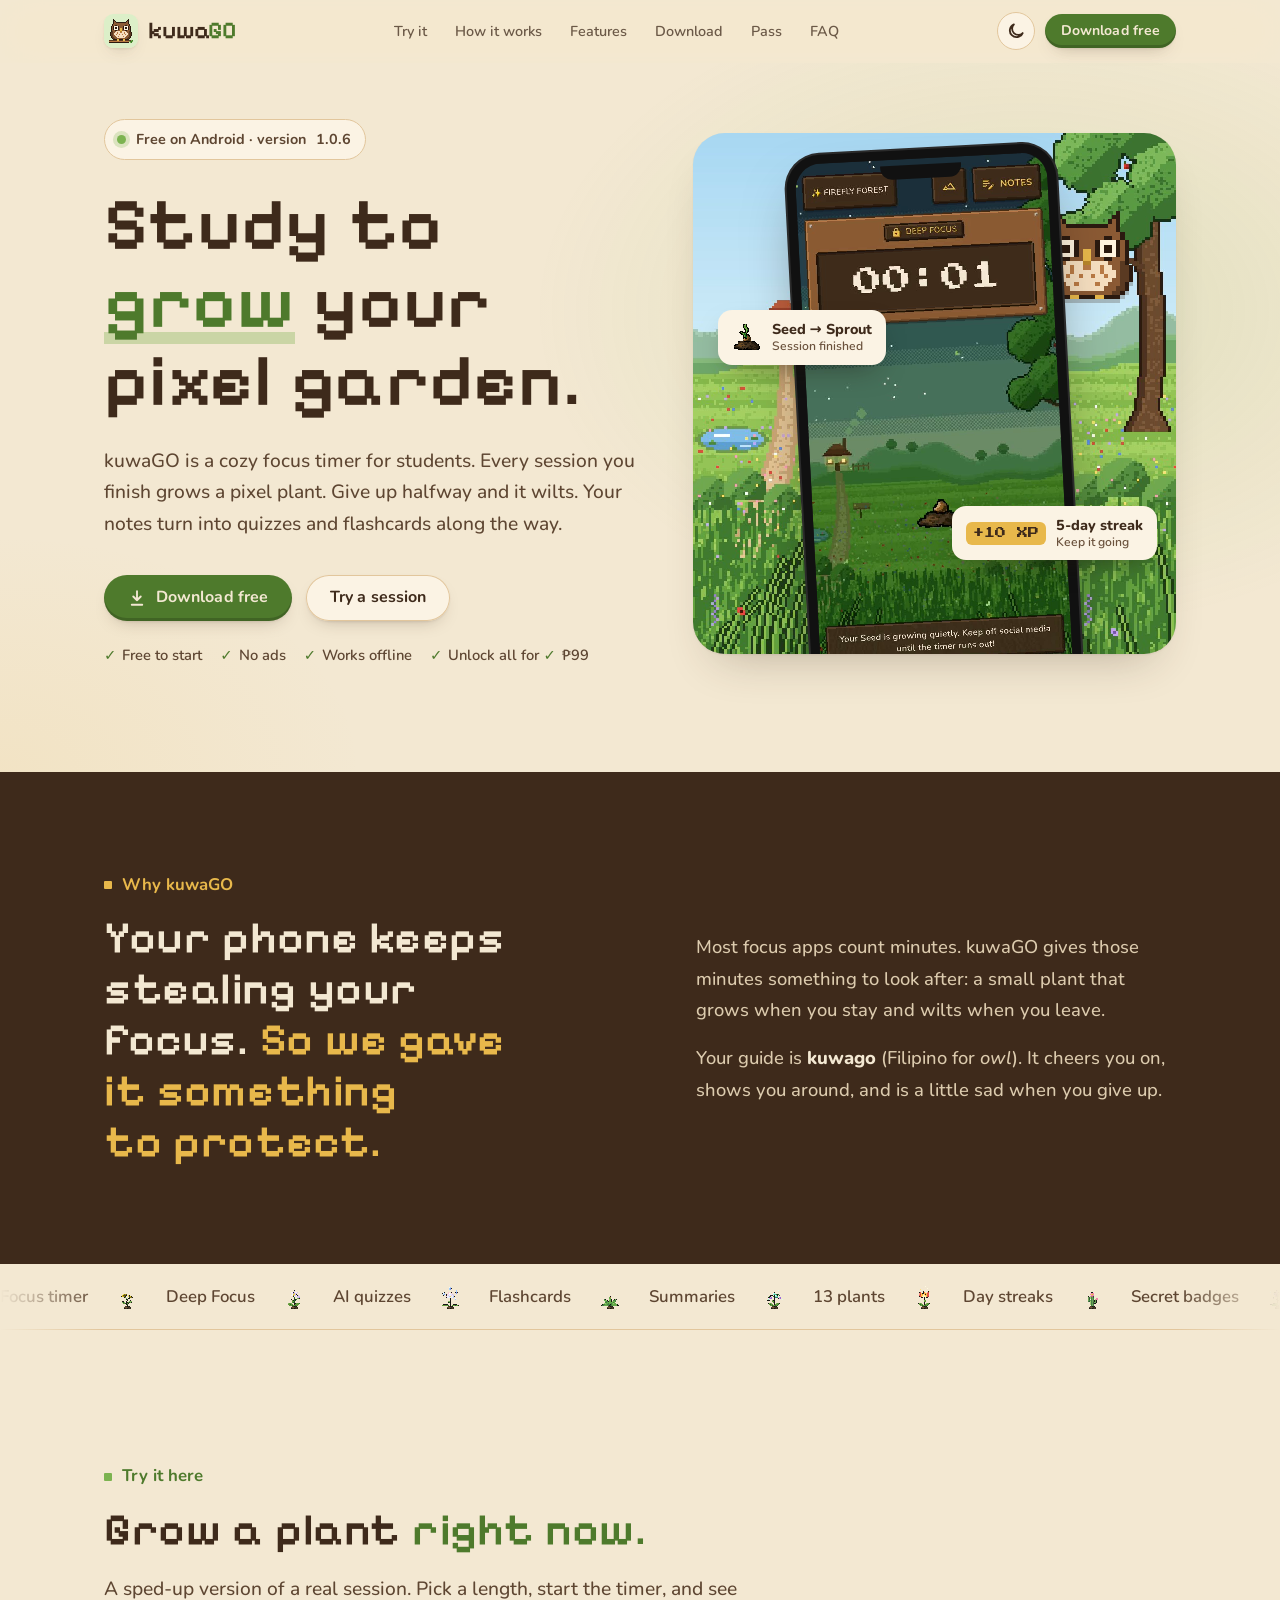
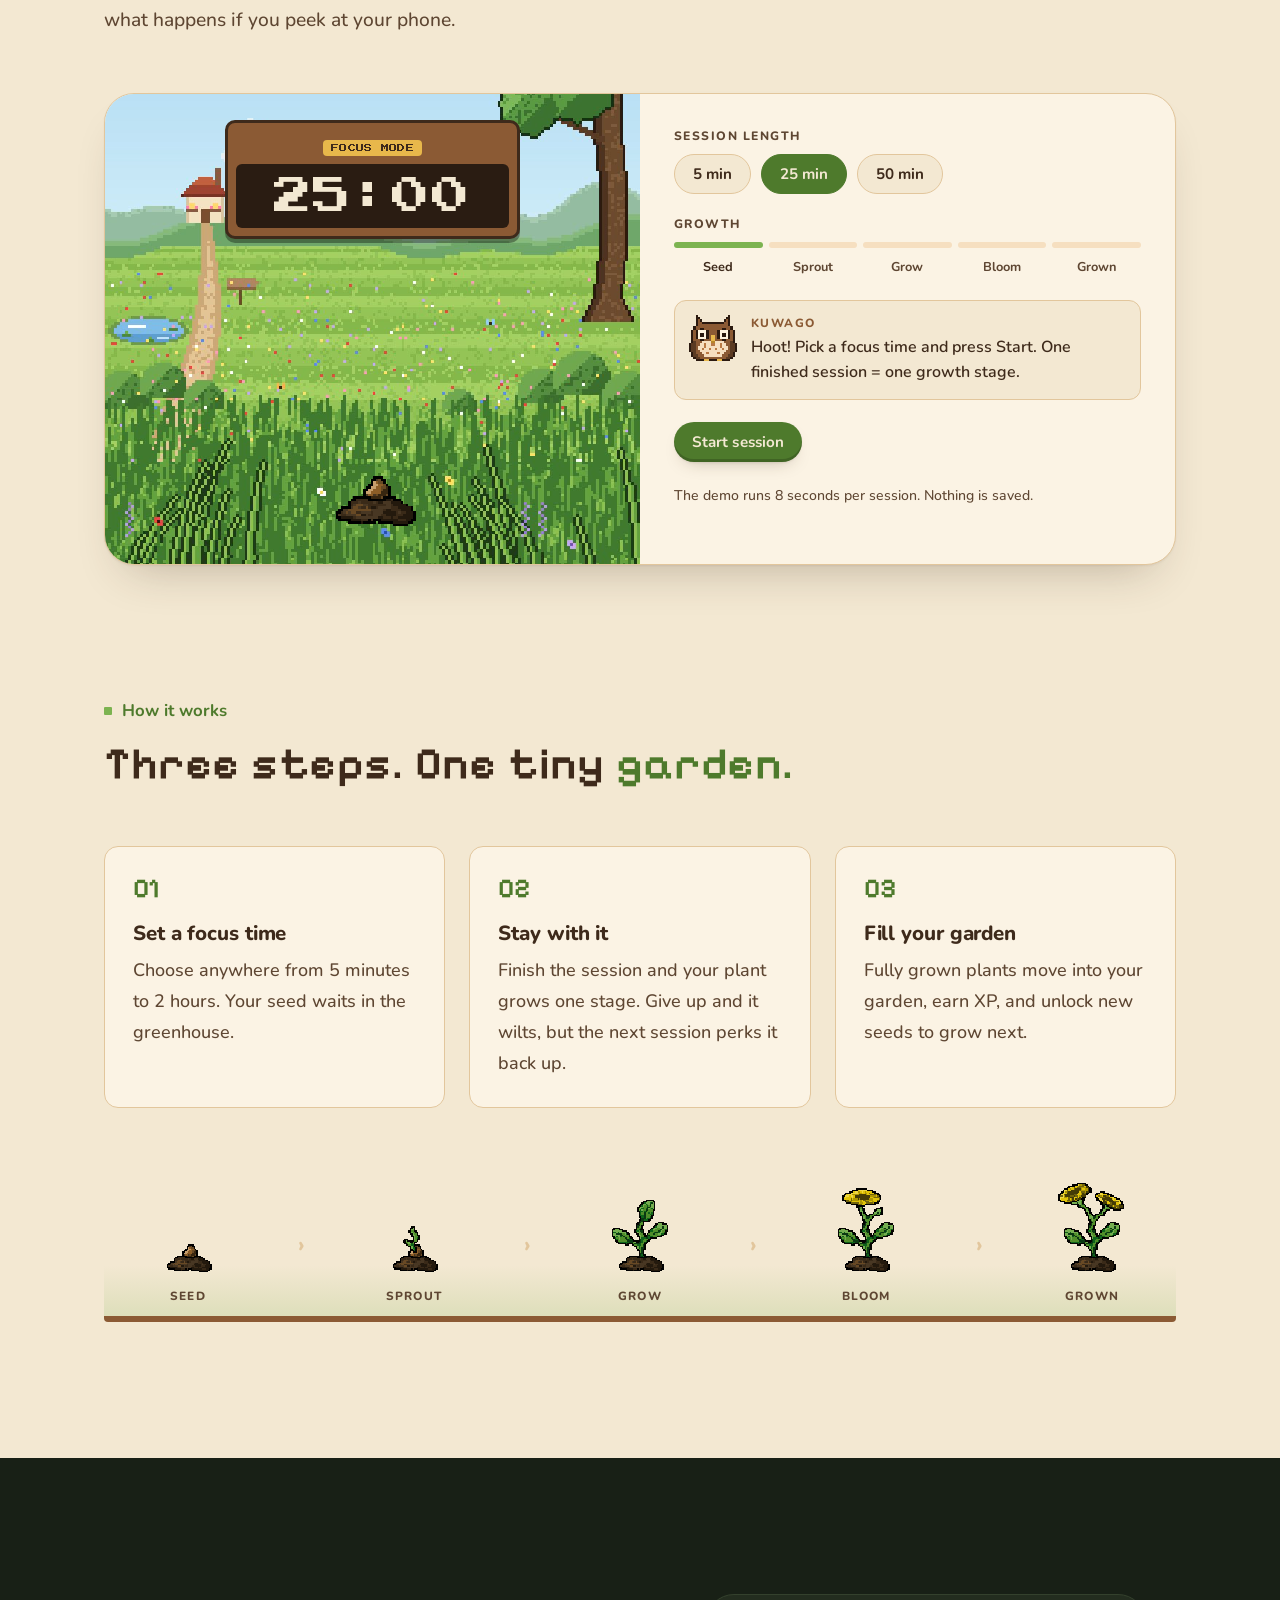
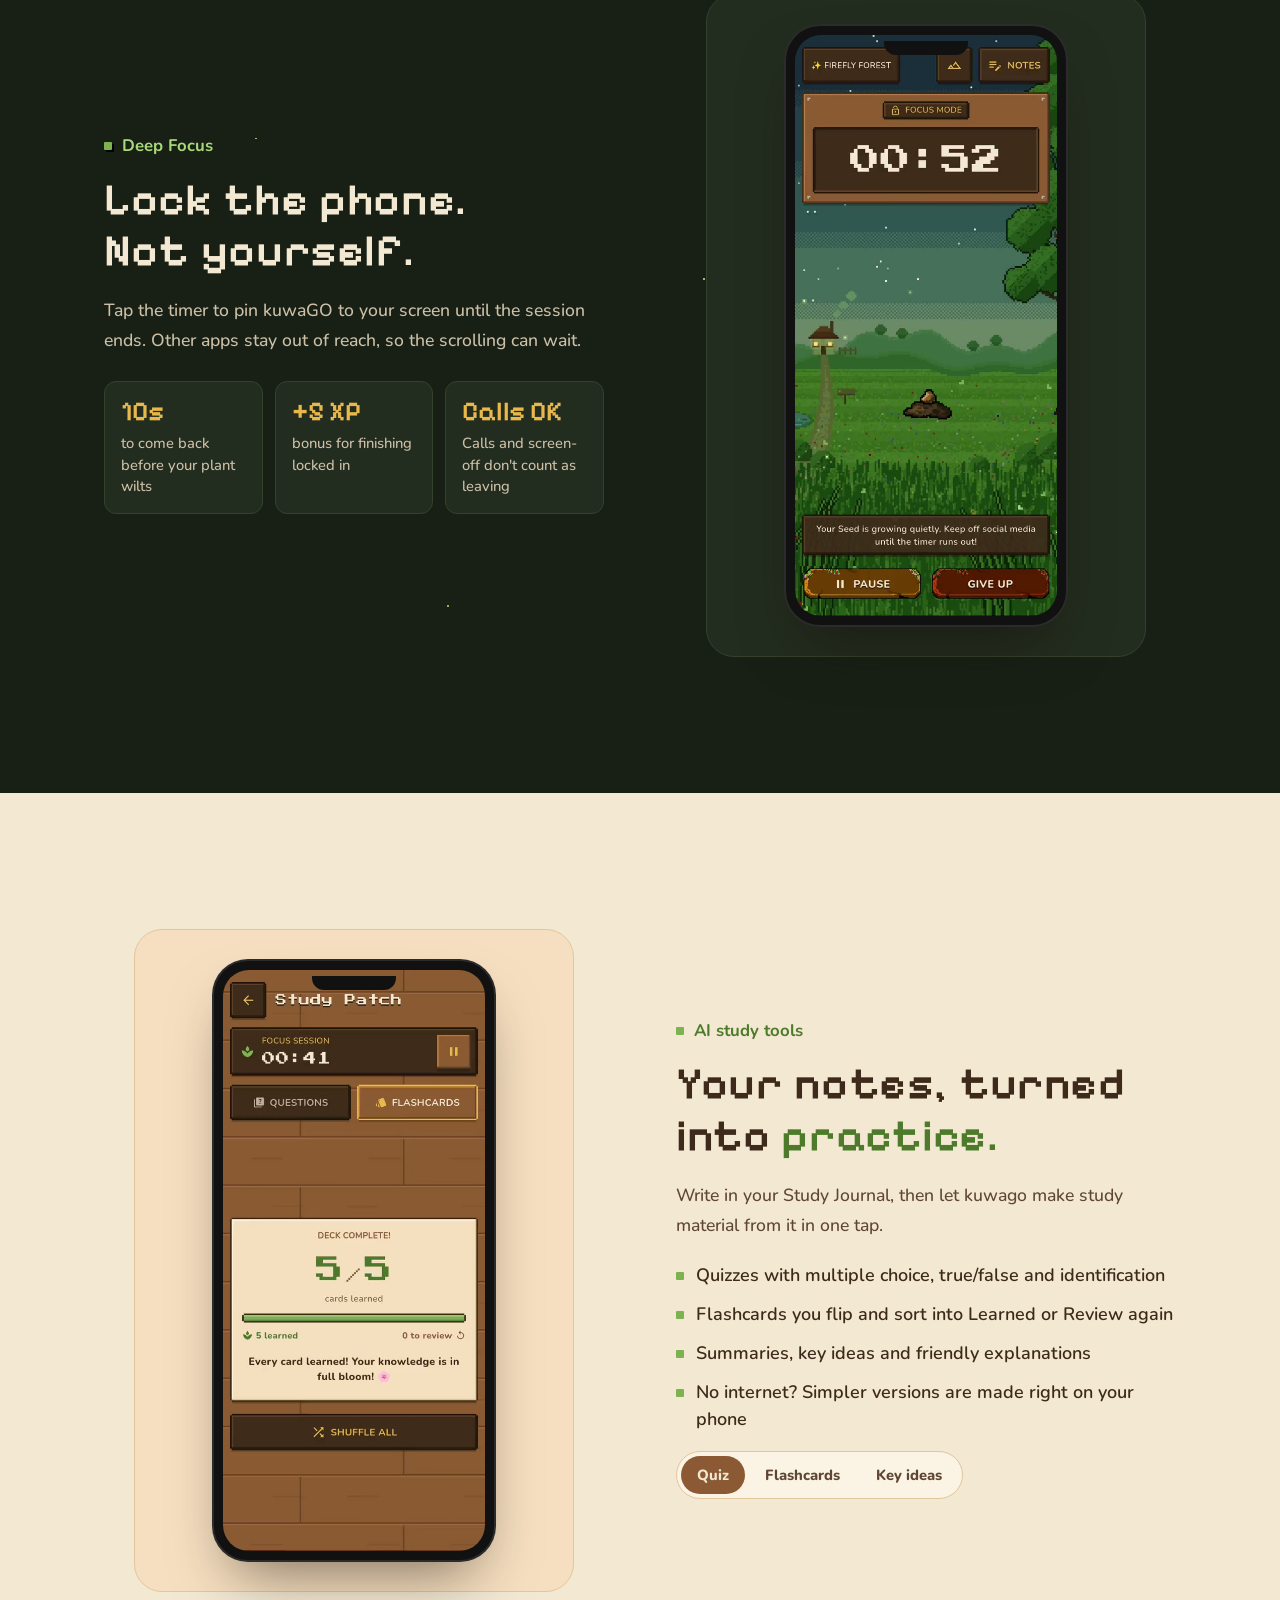
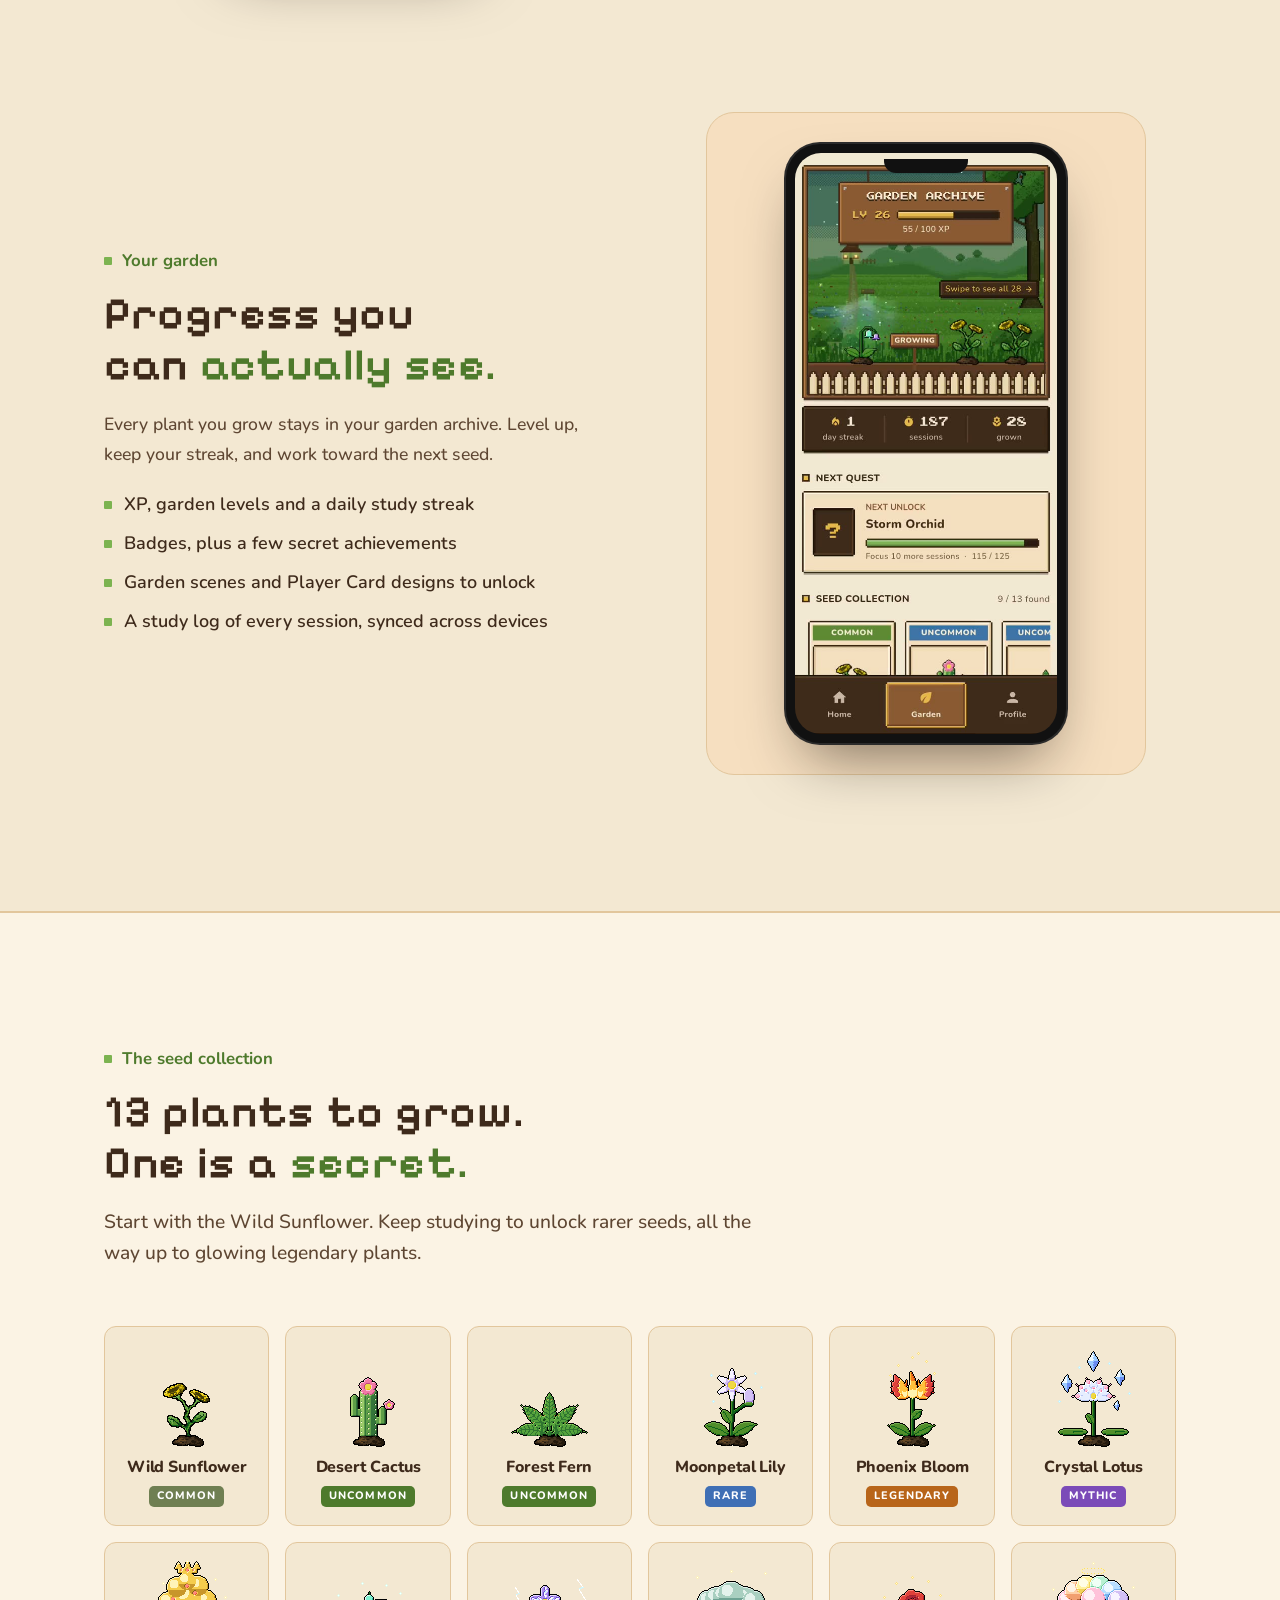
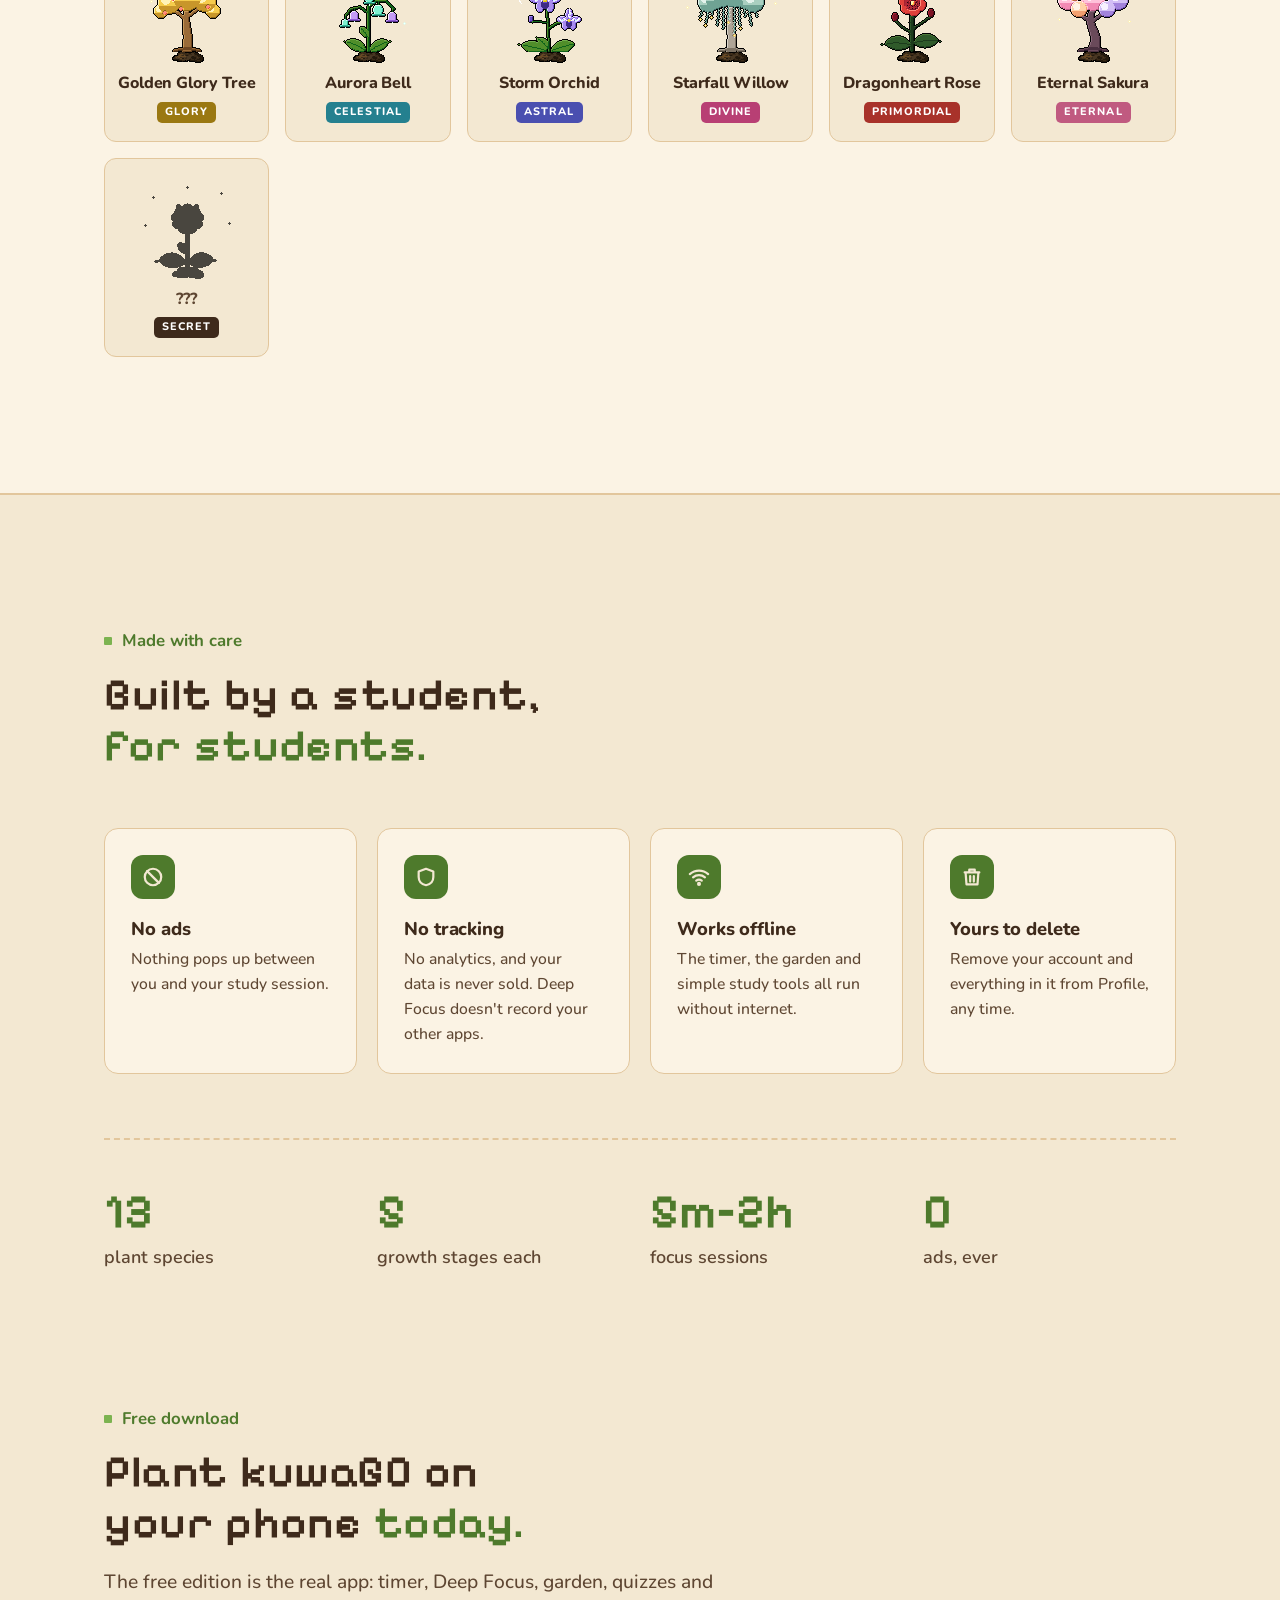
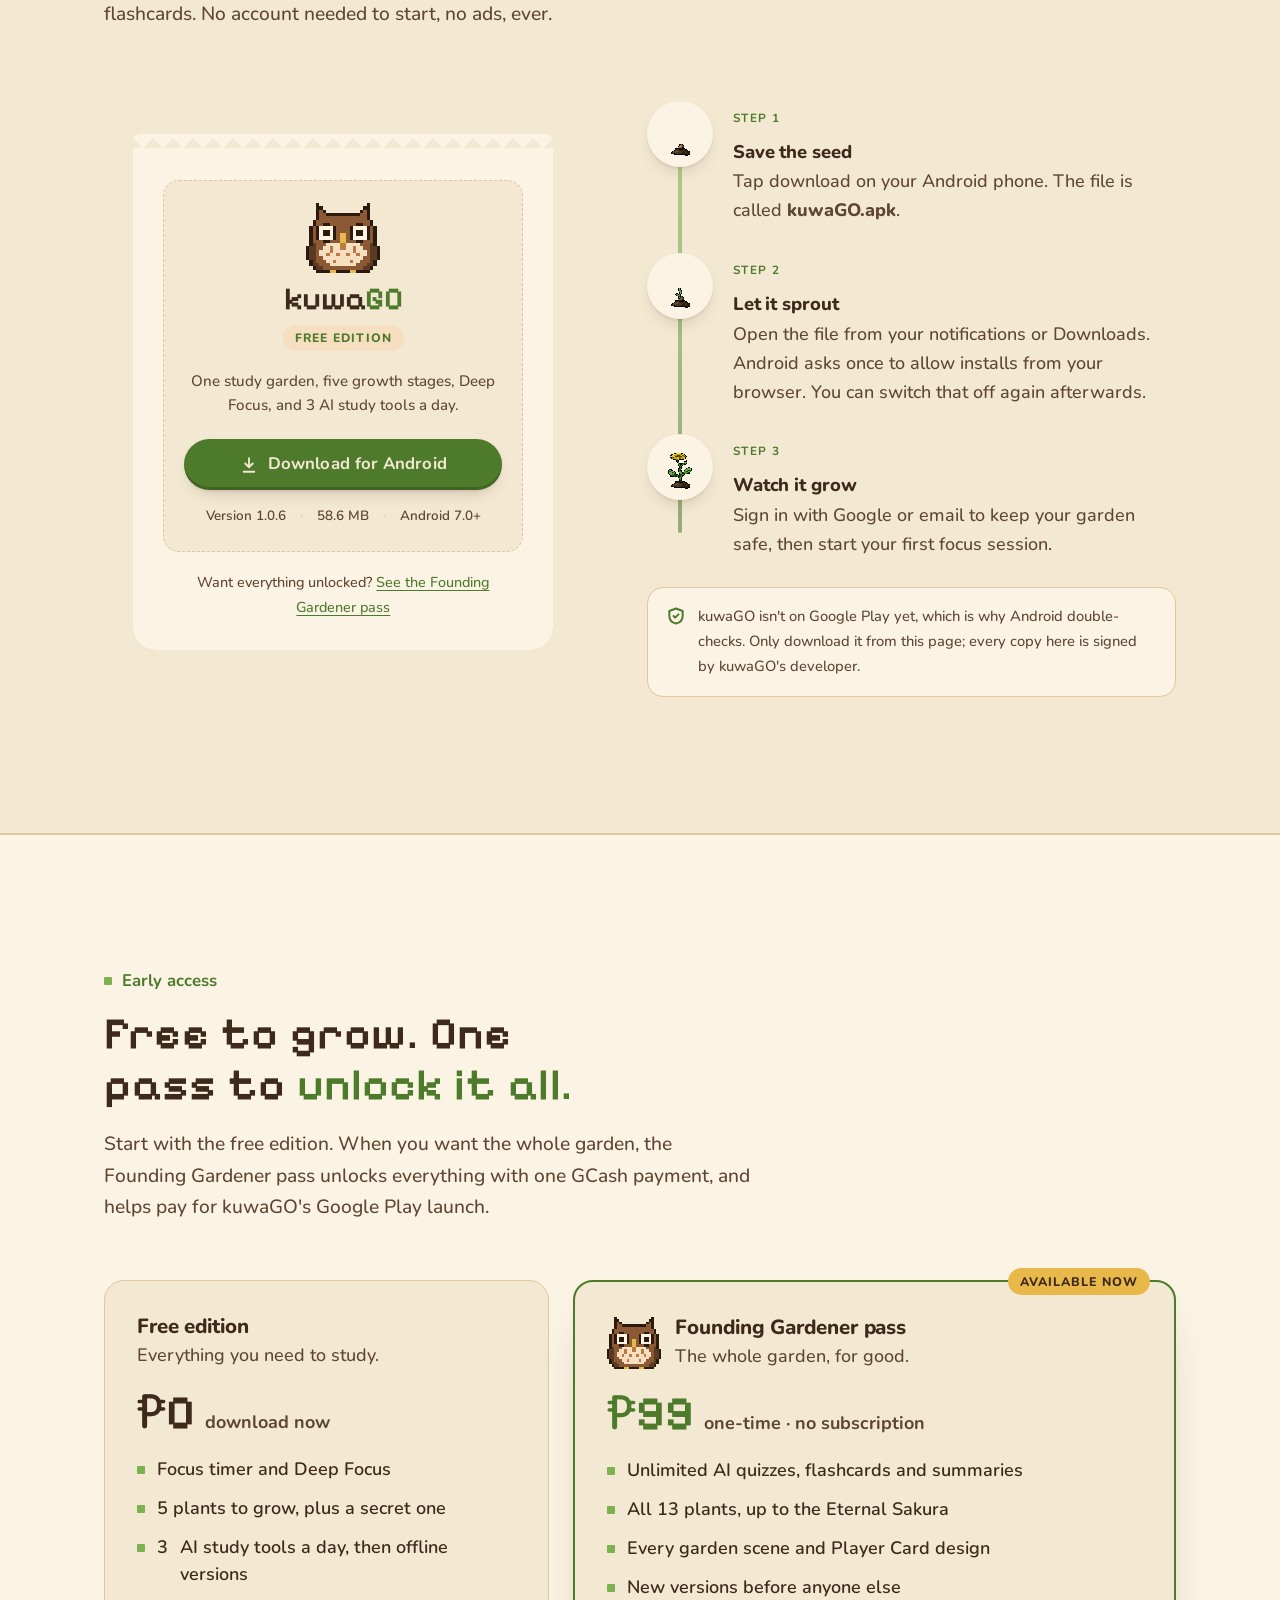
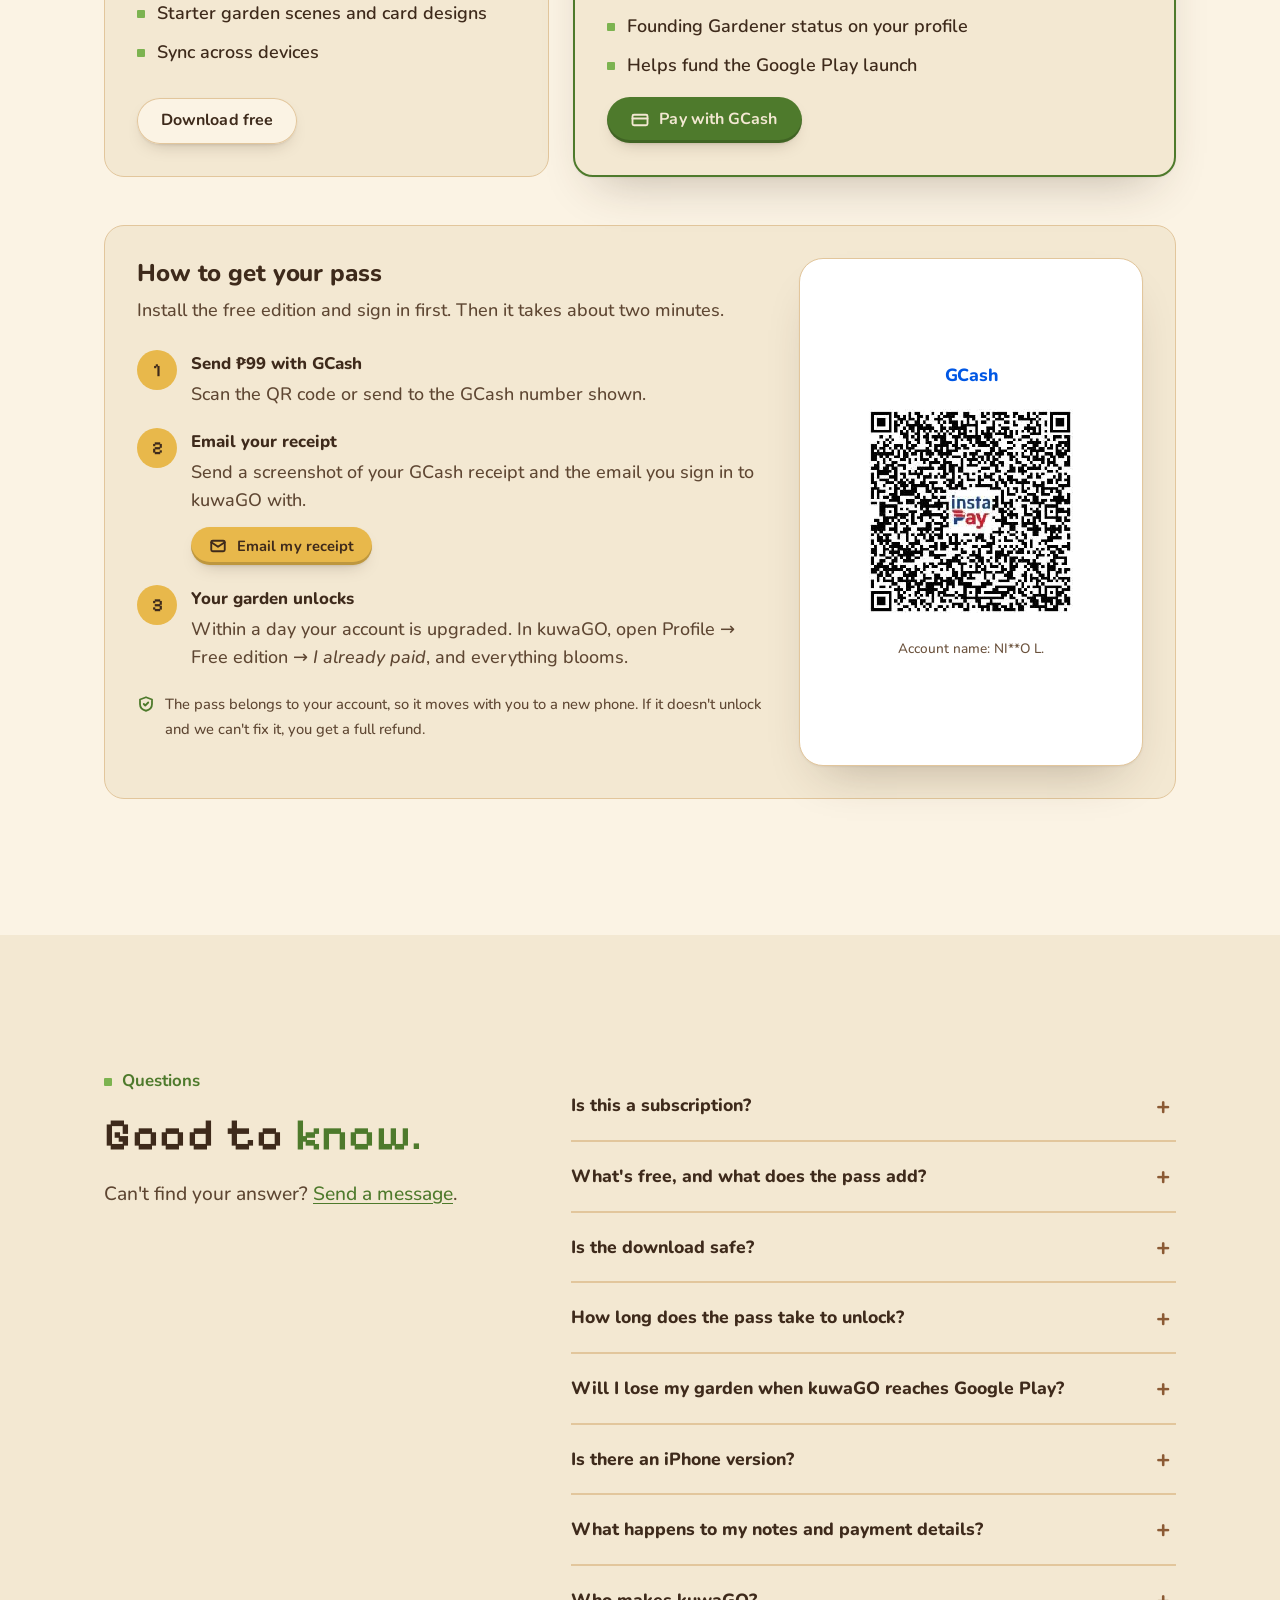
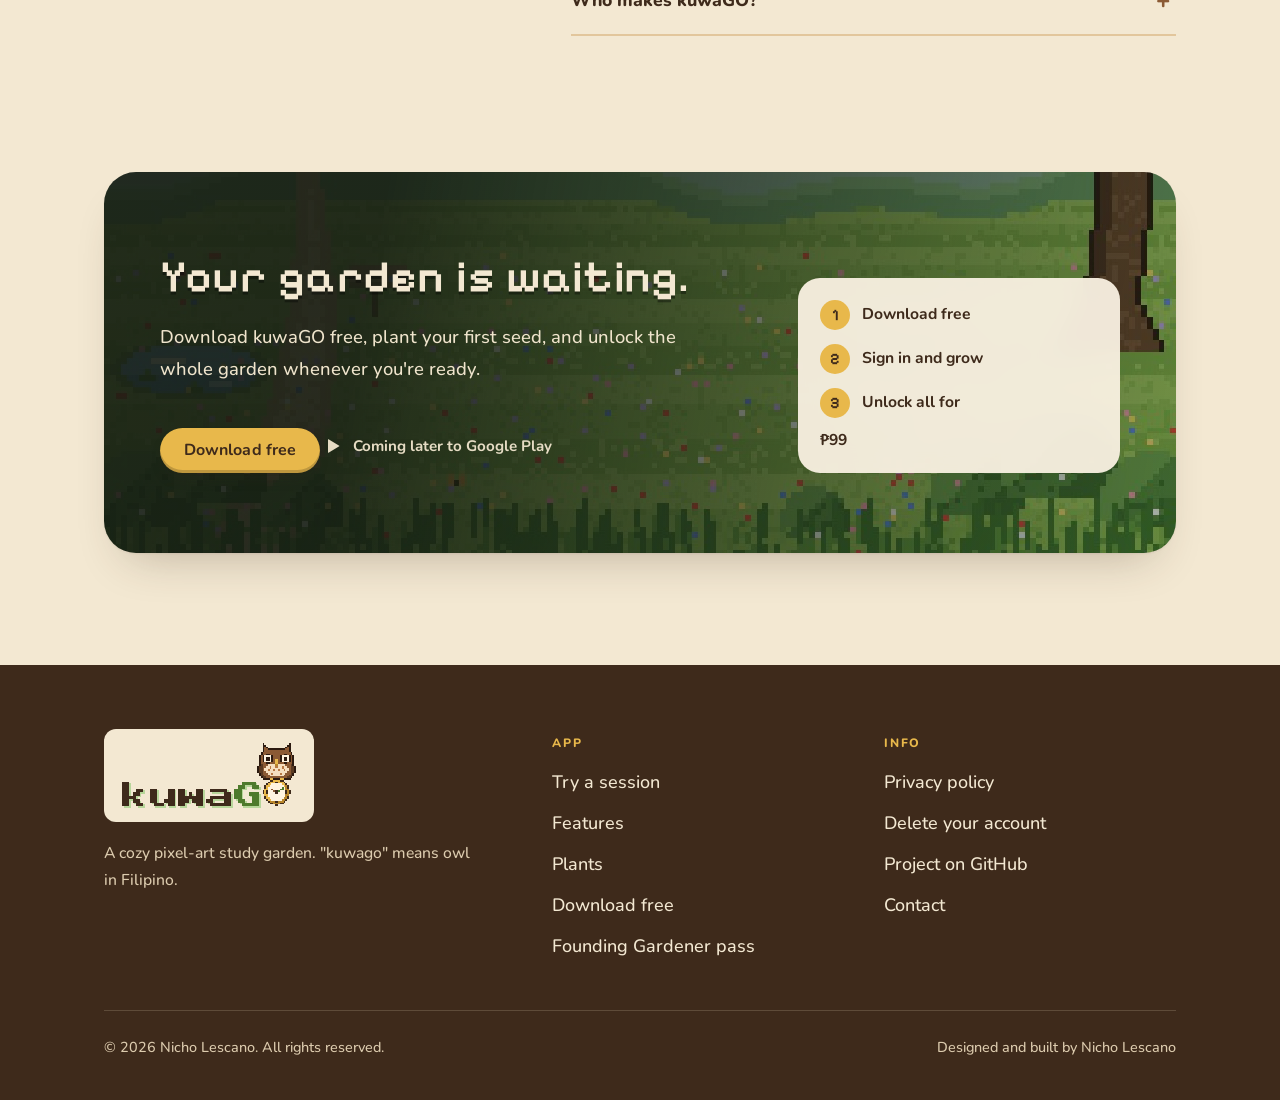
<file: docs/index.html>
<!doctype html>
<html lang="en">
<head>
  <meta charset="utf-8">
  <meta name="viewport" content="width=device-width, initial-scale=1">
  <title>kuwaGO · Study to grow your pixel garden</title>
  <meta name="description" content="kuwaGO is a cozy focus timer for students. Finish study sessions to grow pixel plants, lock distractions away with Deep Focus, and turn your notes into quizzes and flashcards. Early access open now.">
  <meta name="theme-color" content="#f3e8d2">
  <meta property="og:title" content="kuwaGO · Study to grow your pixel garden">
  <meta property="og:description" content="A cozy focus timer where every finished session grows a pixel plant. Android early access is open.">
  <meta property="og:image" content="https://neckolescano.github.io/kuwaGO/assets/og.png">
  <meta property="og:type" content="website">
  <meta name="twitter:card" content="summary_large_image">
  <link rel="icon" href="assets/icon-192.png">
  <!-- Apply the saved light/dark choice before the page paints (no flash). -->
  <script>
    try { const t = localStorage.getItem('kuwago-theme'); if (t === 'light' || t === 'dark') document.documentElement.dataset.theme = t; } catch (e) {}
  </script>
  <link rel="preconnect" href="https://fonts.googleapis.com">
  <link rel="preconnect" href="https://fonts.gstatic.com" crossorigin>
  <link href="https://fonts.googleapis.com/css2?family=Nunito:wght@400;500;600;700;800&family=Pixelify+Sans:wght@500;600;700&family=Press+Start+2P&display=swap" rel="stylesheet">
  <style>
    /* =========================================================
       COLOURS
       Brand colours come from the app (lib/theme/app_theme.dart).
       Everything else uses "role" tokens (--bg, --text, ...) that
       swap between light and dark mode below.
       ========================================================= */
    :root {
      /* brand: same in both modes */
      --cream: #f3e8d2;
      --ink: #3e2a1b;
      --wood: #8b5a34;
      --gold: #e8b84b;
      --green: #7cb350;
      --green-deep: #4e7a2c;
      --night: #182016;
      --night-2: #232d1f;
      --danger: #b23b2e;

      /* roles: light mode */
      color-scheme: light;
      --bg: #f3e8d2;
      --surface: #fbf3e4;
      --surface-2: #f6dfc0;
      --border: #e2c69c;
      --text: #3e2a1b;
      --muted: #5e4632;
      --outline: #3e2a1b;
      --accent: #4e7a2c;
      --band: #3e2a1b;
      --band-text: #f3e8d2;
      --band-muted: #dccbae;
      --header-bg: rgba(243, 232, 210, .78);
      --lift: 0 1px 2px rgba(62, 42, 27, .06), 0 24px 48px -24px rgba(62, 42, 27, .32);
      --lift-sm: 0 1px 2px rgba(62, 42, 27, .08), 0 8px 18px -10px rgba(62, 42, 27, .35);

      --radius: 14px;
      --wrap: 1120px;
      --display: "Pixelify Sans", "Nunito", system-ui, sans-serif;
      --body: "Nunito", system-ui, -apple-system, "Segoe UI", Roboto, sans-serif;
      --mono: "Press Start 2P", ui-monospace, monospace;
    }
    /* dark mode: follows the phone/computer setting unless the visitor picked light */
    @media (prefers-color-scheme: dark) {
      :root:not([data-theme="light"]) {
        color-scheme: dark;
        --bg: #15100b; --surface: #201811; --surface-2: #2a2017; --border: #3b2d20;
        --text: #f7efe0; --muted: #d6c6aa; --outline: #050302; --accent: #a5d36f;
        --band: #0d0906; --band-text: #f3e8d2; --band-muted: #c8b598; --header-bg: rgba(21, 16, 11, .74);
        --lift: 0 1px 0 rgba(255, 240, 210, .04) inset, 0 24px 48px -24px rgba(0, 0, 0, .7); --lift-sm: 0 8px 18px -10px rgba(0, 0, 0, .7);
      }
    }
    /* dark mode: picked with the toggle */
    :root[data-theme="dark"] {
      color-scheme: dark;
      --bg: #15100b; --surface: #201811; --surface-2: #2a2017; --border: #3b2d20;
      --text: #f7efe0; --muted: #d6c6aa; --outline: #050302; --accent: #a5d36f;
      --band: #0d0906; --band-text: #f3e8d2; --band-muted: #c8b598; --header-bg: rgba(21, 16, 11, .74);
        --lift: 0 1px 0 rgba(255, 240, 210, .04) inset, 0 24px 48px -24px rgba(0, 0, 0, .7); --lift-sm: 0 8px 18px -10px rgba(0, 0, 0, .7);
    }

    /* =========================================================
       BASE + TYPE
       Pixel font only for big headlines and the timer digits;
       everything you read is Nunito.
       ========================================================= */
    * { box-sizing: border-box; }
    [hidden] { display: none !important; }
    html { scroll-behavior: smooth; scroll-padding-top: 76px; }
    body { margin: 0; background: var(--bg); color: var(--text); font: 500 18px/1.72 var(--body); -webkit-font-smoothing: antialiased; -moz-osx-font-smoothing: grayscale; text-rendering: optimizeLegibility; font-synthesis: none; overflow-x: hidden; }
    img { max-width: 100%; display: block; }
    .px { image-rendering: pixelated; }
    a { color: var(--accent); text-underline-offset: 3px; }
    .wrap { max-width: var(--wrap); margin: 0 auto; padding: 0 24px; }
    h1, h2 { font-family: var(--display); font-weight: 600; margin: 0; letter-spacing: .012em; word-spacing: .04em; text-wrap: balance; }
    h1 { line-height: 1.06; }
    h2 { font-size: clamp(2rem, 4vw, 2.8rem); line-height: 1.14; }
    h3, h4 { font-family: var(--body); font-weight: 800; margin: 0; line-height: 1.3; letter-spacing: -.005em; }
    h3 { font-size: 1.28rem; }
    p { margin: 0; text-wrap: pretty; }
    strong { font-weight: 800; }
    .lead { font-size: 1.2rem; line-height: 1.65; color: var(--muted); max-width: 34em; }
    .eyebrow { font: 700 1.05rem/1.2 var(--body); color: var(--accent); display: inline-flex; align-items: center; gap: 10px; }
    .eyebrow::before { content: ""; width: 8px; height: 8px; background: var(--green); border-radius: 1px; }
    section { padding: 136px 0; }
    .section-head { display: grid; gap: 18px; margin-bottom: 56px; max-width: 700px; }

    /* ---------- Buttons ---------- */
    /* Calm pill buttons; a thin darker bottom edge keeps a hint of the app's plaque buttons */
    .btn { --b: var(--wood); --f: var(--cream); display: inline-flex; align-items: center; justify-content: center; gap: 10px; padding: 14px 24px; border: 0; border-radius: 999px; background: var(--b); color: var(--f); font: 700 1rem/1.1 var(--body); letter-spacing: .005em; text-decoration: none; box-shadow: inset 0 -3px 0 rgba(0, 0, 0, .18), var(--lift-sm); cursor: pointer; transition: transform .35s var(--ease, ease), box-shadow .35s var(--ease, ease), filter .2s; }
    .btn:hover { transform: translateY(-1px); filter: brightness(1.06); }
    .btn:active { transform: scale(.98); }
    :focus-visible { outline: 3px solid var(--gold); outline-offset: 3px; }
    .btn.green { --b: var(--green-deep); }
    .btn.light { --b: var(--surface); --f: var(--text); box-shadow: inset 0 0 0 1px var(--border), var(--lift-sm); }
    .btn.gold { --b: var(--gold); --f: var(--ink); }
    .btn.danger { --b: var(--danger); }
    .btn svg { width: 18px; height: 18px; flex: none; }
    .btn[aria-disabled="true"] { opacity: .55; pointer-events: none; box-shadow: none; }

    /* ---------- Header ---------- */
    header { position: sticky; top: 0; z-index: 50; background: var(--header-bg); backdrop-filter: saturate(180%) blur(20px); -webkit-backdrop-filter: saturate(180%) blur(20px); border-bottom: 1px solid transparent; transition: border-color .2s; }
    header.scrolled { border-bottom-color: var(--border); }
    .nav { display: flex; align-items: center; justify-content: space-between; height: 62px; gap: 16px; }
    .brand { display: flex; align-items: center; gap: 10px; text-decoration: none; color: var(--text); font: 600 1.5rem/1 var(--display); }
    .brand img { width: 34px; height: 34px; border-radius: 9px; box-shadow: var(--lift-sm); }
    .brand b { color: var(--accent); font-weight: 600; }
    .nav-links { display: flex; gap: 28px; }
    .nav-links a { color: var(--text); text-decoration: none; font-weight: 600; font-size: .9rem; opacity: .75; transition: opacity .2s, color .2s; }
    .nav-links a:hover { opacity: 1; color: var(--accent); }
    .nav-right { display: flex; align-items: center; gap: 10px; }
    .nav .btn { padding: 9px 16px; font-size: .88rem; }
    .theme-btn { width: 38px; height: 38px; display: grid; place-items: center; border: 1px solid var(--border); border-radius: 50%; background: var(--surface); color: var(--text); cursor: pointer; }
    .theme-btn:hover { border-color: var(--outline); }
    .theme-btn svg { width: 20px; height: 20px; }
    .theme-btn .sun { display: none; }
    :root[data-theme="dark"] .theme-btn .sun { display: block; }
    :root[data-theme="dark"] .theme-btn .moon { display: none; }
    @media (prefers-color-scheme: dark) {
      :root:not([data-theme="light"]) .theme-btn .sun { display: block; }
      :root:not([data-theme="light"]) .theme-btn .moon { display: none; }
    }

    /* ---------- Hero ---------- */
    .hero { padding: 56px 0 104px; }
    .hero-grid { display: grid; grid-template-columns: 1.05fr .95fr; gap: 56px; align-items: center; }
    .status { display: inline-flex; align-items: center; gap: 10px; padding: 7px 14px 7px 12px; border: 1px solid var(--border); background: var(--surface); border-radius: 999px; font-weight: 700; font-size: .9rem; color: var(--muted); margin-bottom: 26px; }
    .status i { width: 9px; height: 9px; border-radius: 50%; background: var(--green); box-shadow: 0 0 0 4px rgba(124, 179, 80, .25); animation: pulse 2s infinite; }
    @keyframes pulse { 50% { box-shadow: 0 0 0 8px rgba(124, 179, 80, 0); } }
    .hero h1 { font-size: clamp(2.7rem, 6vw, 4.6rem); }
    .hero h1 .grow { color: var(--accent); position: relative; white-space: nowrap; }
    .hero h1 .grow::after { content: ""; position: absolute; left: 0; right: 0; bottom: .04em; height: .16em; background: var(--green); opacity: .35; z-index: -1; }
    .hero .lead { margin: 26px 0 34px; }
    .cta-row { display: flex; flex-wrap: wrap; gap: 14px; align-items: center; }
    .fine { margin-top: 22px; font-size: .92rem; color: var(--muted); display: flex; flex-wrap: wrap; gap: 6px 18px; font-weight: 600; }
    .fine span::before { content: "✓"; color: var(--accent); font-weight: 800; margin-right: 6px; }

    .stage { position: relative; aspect-ratio: 1 / 1.08; border-radius: 32px; overflow: hidden; box-shadow: var(--lift); background: #9fd0ef url(assets/land_meadow.jpg) center 78% / cover; image-rendering: pixelated; }
    .stage .phone { position: absolute; left: 50%; bottom: -14%; transform: translateX(-50%) rotate(-3deg); width: 56%; }
    .hero .owl { position: absolute; width: 92px; right: 9%; top: 15%; filter: drop-shadow(0 4px 0 rgba(62, 42, 27, .25)); animation: bob 3.2s ease-in-out infinite; }
    @keyframes bob { 50% { transform: translateY(-8px); } }
    .chip { position: absolute; display: flex; align-items: center; gap: 10px; padding: 10px 14px; background: #fbf3e4; color: var(--ink); border: 0; border-radius: 14px; box-shadow: 0 12px 28px -12px rgba(30, 20, 10, .5); font-weight: 800; font-size: .9rem; line-height: 1.3; white-space: nowrap; }
    .chip img { width: 30px; height: 30px; }
    .chip small { display: block; font-weight: 600; color: #6b523d; font-size: .76rem; }
    .chip.c1 { left: 5%; top: 34%; animation: bob 4s ease-in-out infinite .4s; }
    .chip.c2 { right: 4%; bottom: 18%; animation: bob 4.4s ease-in-out infinite 1s; }
    .chip .xp { font: 11px var(--mono); color: var(--ink); background: var(--gold); padding: 6px 7px; border-radius: 6px; }

    /* ---------- Phone frame (videos are 720×1540) ---------- */
    .phone { position: relative; aspect-ratio: 720 / 1540; background: #111; border-radius: 34px; padding: 9px; box-shadow: 0 0 0 2px #2b2b2b, 0 30px 60px -20px rgba(20, 12, 6, .55); }
    .phone::before { content: ""; position: absolute; top: 15px; left: 50%; width: 30%; height: 14px; transform: translateX(-50%); background: #111; border-radius: 0 0 12px 12px; z-index: 2; }
    .phone video { width: 100%; height: 100%; object-fit: cover; border-radius: 26px; background: var(--wood); display: block; }

    /* ---------- "Why" band ---------- */
    .why { background: var(--band); color: var(--band-text); padding: 96px 0; position: relative; }
    .why-grid { display: grid; grid-template-columns: 1.1fr 1fr; gap: 64px; align-items: center; }
    .why h2 { color: var(--band-text); }
    .why h2 em { font-style: normal; color: var(--gold); }
    .why p { color: var(--band-muted); font-size: 1.15rem; }
    .why p + p { margin-top: 16px; }
    .why p strong { color: var(--band-text); }
    .why .eyebrow { color: var(--gold); margin-bottom: 18px; }
    .why .eyebrow::before { background: var(--gold); }

    /* ---------- Interactive demo ---------- */
    .demo { display: grid; grid-template-columns: 1fr 1fr; border: 1px solid var(--border); border-radius: 30px; overflow: hidden; box-shadow: var(--lift); background: var(--surface); }
    .scene { position: relative; min-height: 470px; background: #9fd0ef url(assets/land_meadow.jpg) center 82% / cover; image-rendering: pixelated; display: flex; flex-direction: column; align-items: center; padding: 26px 20px 0; }
    .scene::after { content: ""; position: absolute; inset: 0; background: rgba(10, 20, 30, 0); transition: background .6s; pointer-events: none; }
    .scene.locked::after { background: rgba(8, 14, 30, .45); }
    .board { position: relative; z-index: 2; background: var(--wood); border: 3px solid var(--ink); border-radius: 10px; padding: 8px; box-shadow: 0 4px 0 rgba(0, 0, 0, .35); text-align: center; }
    .board .tag { font: 8px var(--mono); color: var(--ink); background: var(--gold); display: inline-block; padding: 4px 8px; border-radius: 4px; margin-bottom: 8px; letter-spacing: .04em; }
    .digits { background: #2a1c12; border-radius: 6px; padding: 14px 18px 12px; font: clamp(26px, 4vw, 38px)/1 var(--mono); color: var(--cream); letter-spacing: .04em; min-width: 7.2em; }
    .plant-spot { position: relative; z-index: 2; margin-top: auto; margin-bottom: 28px; width: 200px; height: 200px; }
    .plant-spot img { width: 100%; height: 100%; }
    .plant-spot.pop img { animation: pop .5s; }
    @keyframes pop { 40% { transform: scale(1.15); } }
    .xp-float { position: absolute; left: 50%; top: 18%; transform: translateX(-50%); font: 13px var(--mono); color: var(--ink); background: var(--gold); border: 2px solid var(--ink); padding: 6px 8px; border-radius: 6px; opacity: 0; pointer-events: none; white-space: nowrap; }
    .xp-float.go { animation: xp 1.4s ease-out; }
    @keyframes xp { 0% { opacity: 0; transform: translate(-50%, 10px); } 20%, 80% { opacity: 1; } 100% { opacity: 0; transform: translate(-50%, -46px); } }
    .away { position: absolute; inset: 0; z-index: 5; display: none; place-items: center; background: rgba(20, 14, 8, .72); padding: 20px; }
    .away.show { display: grid; }
    .away-card { background: var(--surface); color: var(--text); border: 0; border-radius: 24px; padding: 24px; text-align: center; max-width: 290px; box-shadow: var(--lift); }
    .away-card h3 { font-size: 1.4rem; }
    .away-card .count { font: 34px var(--mono); color: var(--danger); margin: 12px 0 8px; }
    .away-card p { font-size: .95rem; color: var(--muted); margin-bottom: 16px; line-height: 1.5; }

    .panel { padding: 34px 34px 30px; display: flex; flex-direction: column; gap: 22px; }
    .label { font: 800 .76rem var(--body); color: var(--muted); text-transform: uppercase; letter-spacing: .12em; margin-bottom: 10px; }
    .lengths { display: flex; gap: 10px; flex-wrap: wrap; }
    .len { padding: 9px 18px; border: 1px solid var(--border); border-radius: 999px; background: var(--bg); font: 700 .95rem var(--body); color: var(--text); cursor: pointer; transition: background .25s, color .25s, border-color .25s; }
    .len[aria-pressed="true"] { background: var(--green-deep); border-color: var(--green-deep); color: var(--cream); }
    .len:disabled { opacity: .5; cursor: not-allowed; }
    .track { display: grid; grid-template-columns: repeat(5, 1fr); gap: 6px; }
    .track div { text-align: center; font-size: .8rem; font-weight: 700; color: var(--muted); }
    .track div::before { content: ""; display: block; height: 6px; border-radius: 999px; background: var(--surface-2); margin-bottom: 8px; transition: background .5s; }
    .track div.on { color: var(--text); }
    .track div.on::before { background: var(--green); }
    .track div.wilt::before { background: #c9a27a; }
    .say { display: flex; gap: 14px; align-items: flex-start; background: var(--bg); border: 1px solid var(--border); border-radius: 12px; padding: 14px; min-height: 96px; }
    .say img { width: 48px; flex: none; }
    .say p { font-weight: 600; font-size: 1rem; line-height: 1.55; }
    .say b { display: block; font: 800 .74rem var(--body); text-transform: uppercase; letter-spacing: .12em; color: var(--wood); margin-bottom: 4px; }
    :root[data-theme="dark"] .say b { color: var(--gold); }
    @media (prefers-color-scheme: dark) { :root:not([data-theme="light"]) .say b { color: var(--gold); } }
    .controls { display: flex; gap: 10px; flex-wrap: wrap; }
    .controls .btn { padding: 12px 18px; font-size: .95rem; }
    .hint { font-size: .88rem; color: var(--muted); }

    /* ---------- How it works ---------- */
    .steps { display: grid; grid-template-columns: repeat(3, 1fr); gap: 24px; counter-reset: s; }
    .step { background: var(--surface); border: 1px solid var(--border); border-radius: var(--radius); padding: 28px; }
    .step::before { counter-increment: s; content: "0" counter(s); font: 600 1.7rem/1 var(--display); color: var(--accent); display: block; margin-bottom: 18px; }
    .step h3 { margin-bottom: 8px; }
    .step p { color: var(--muted); }
    .stages-strip { display: flex; justify-content: space-between; align-items: flex-end; margin-top: 40px; padding: 18px 28px 0; border-bottom: 6px solid var(--wood); border-radius: 4px; background: linear-gradient(transparent 70%, rgba(124, 179, 80, .18)); }
    .stages-strip figure { margin: 0; text-align: center; }
    .stages-strip img { width: clamp(56px, 9vw, 112px); }
    .stages-strip figcaption { font: 800 .74rem var(--body); letter-spacing: .1em; color: var(--muted); padding: 10px 0 12px; text-transform: uppercase; }
    .stages-strip .arrow { font: 800 1.4rem var(--body); color: var(--border); padding-bottom: 56px; }

    /* ---------- Feature rows ---------- */
    .feature { display: grid; grid-template-columns: 1fr 1fr; gap: 72px; align-items: center; }
    .feature + .feature { margin-top: 120px; }
    .feature.flip .copy { order: 2; }
    .feature .copy { display: grid; gap: 18px; justify-items: start; }
    .feature .copy > p { color: var(--muted); font-size: 1.1rem; }
    .points { list-style: none; padding: 0; margin: 4px 0 0; display: grid; gap: 12px; }
    .points li { display: flex; gap: 12px; align-items: flex-start; font-weight: 600; line-height: 1.5; }
    .points li::before { content: ""; flex: none; width: 8px; height: 8px; margin-top: 10px; background: var(--green); border-radius: 1px; }
    .visual { position: relative; display: grid; place-items: center; padding: 40px 0; width: 100%; }
    .visual .backdrop { position: absolute; inset: 0 6%; border-radius: 28px; background: var(--surface-2); border: 1px solid var(--border); }
    /* Phone never taller than the screen: width is capped by the viewport height
       (minus header + padding) times the phone's aspect ratio (720/1540). */
    .visual { padding: 32px 0; }
    .visual .phone { width: min(280px, 64%, calc((100svh - 190px) * 0.4675)); min-width: 200px; }
    .tabs { display: inline-flex; gap: 4px; padding: 4px; background: var(--surface); border: 1px solid var(--border); border-radius: 999px; }
    .tab { border: 0; background: transparent; padding: 9px 16px; border-radius: 999px; transition: background .3s, color .3s; font: 800 .92rem var(--body); color: var(--muted); cursor: pointer; }
    .tab[aria-selected="true"] { background: var(--wood); color: var(--cream); }

    .dark { background: var(--night); color: var(--cream); position: relative; overflow: hidden; }
    .dark::before { content: ""; position: absolute; inset: 0; background-image: radial-gradient(2px 2px at 20% 30%, #f6e9a6 50%, transparent 51%), radial-gradient(2px 2px at 70% 20%, #f6e9a6 50%, transparent 51%), radial-gradient(2px 2px at 85% 65%, #c6f08c 50%, transparent 51%), radial-gradient(2px 2px at 35% 80%, #c6f08c 50%, transparent 51%), radial-gradient(2px 2px at 55% 45%, #f6e9a6 50%, transparent 51%); opacity: .7; animation: fire 6s ease-in-out infinite alternate; }
    @keyframes fire { to { opacity: .25; transform: translateY(-10px); } }
    .dark .copy > p { color: #cdc1a8; }
    .dark .eyebrow { color: #a8d97a; }
    .dark .eyebrow::before { box-shadow: 2px 2px 0 #000; }
    .dark .visual .backdrop { background: var(--night-2); border-color: #34412d; }
    .rule { display: grid; grid-template-columns: repeat(3, 1fr); gap: 12px; margin-top: 8px; width: 100%; }
    .rule div { background: var(--night-2); border: 1px solid #34412d; border-radius: 12px; padding: 16px; }
    .rule strong { display: block; font: 600 1.7rem/1 var(--display); color: var(--gold); margin-bottom: 8px; }
    .rule span { font-size: .92rem; color: #cdc1a8; line-height: 1.45; display: block; }

    /* ---------- Plant collection ---------- */
    .plants { background: var(--surface); border-top: 2px solid var(--border); border-bottom: 2px solid var(--border); }
    .grid-plants { display: grid; grid-template-columns: repeat(auto-fill, minmax(150px, 1fr)); gap: 16px; }
    .card { background: var(--bg); border: 1px solid var(--border); border-radius: 12px; padding: 16px 12px; text-align: center; transition: transform .2s, border-color .2s; }
    .card:hover { transform: translateY(-4px); box-shadow: var(--lift-sm); }
    .card img { width: 92px; height: 104px; margin: 0 auto 10px; }
    .card h4 { font-size: 1rem; }
    .rar { display: inline-block; margin-top: 8px; font: 800 .68rem/1 var(--body); text-transform: uppercase; letter-spacing: .1em; padding: 5px 8px; border-radius: 5px; color: #fff; }
    .card.secret img { filter: brightness(0) opacity(.7); }
    :root[data-theme="dark"] .card.secret img { filter: brightness(0) invert(.35); }
    @media (prefers-color-scheme: dark) { :root:not([data-theme="light"]) .card.secret img { filter: brightness(0) invert(.35); } }
    .card.secret h4 { color: var(--muted); }

    /* ---------- Founding Gardener pass ---------- */
    .pass { background: var(--surface); border-top: 2px solid var(--border); }
    .plans { display: grid; grid-template-columns: .85fr 1.15fr; gap: 24px; align-items: stretch; }
    .plan { border: 1px solid var(--border); border-radius: 20px; padding: 32px; background: var(--bg); display: flex; flex-direction: column; gap: 18px; }
    .plan .tagline { color: var(--muted); }
    .price { display: flex; align-items: baseline; gap: 10px; flex-wrap: wrap; }
    .price strong { font: 600 3rem/1 var(--display); }
    .price span { color: var(--muted); font-weight: 700; }
    .plan .points { margin: 0; }
    .plan .btn { margin-top: auto; align-self: flex-start; }
    :root[data-theme="dark"] .plan.featured, :root[data-theme="dark"] .qr { border-color: var(--accent) !important; }
    @media (prefers-color-scheme: dark) { :root:not([data-theme="light"]) .plan.featured, :root:not([data-theme="light"]) .qr { border-color: var(--accent) !important; } }
    .plan.featured { border: 2px solid var(--green-deep); box-shadow: var(--lift); background: var(--bg); position: relative; }
    .plan.featured .price strong { color: var(--accent); }
    .badge { position: absolute; top: -14px; right: 24px; background: var(--gold); color: var(--ink); border: 0; border-radius: 999px; padding: 5px 12px; font: 800 .78rem var(--body); text-transform: uppercase; letter-spacing: .08em; }
    .plan-head { display: flex; align-items: center; gap: 14px; }
    .plan-head img { width: 54px; }
    .soon-tag { font-size: .8rem; font-weight: 700; color: var(--muted); background: var(--surface-2); padding: 2px 8px; border-radius: 6px; margin-left: 4px; white-space: nowrap; }

    .gcash { margin-top: 48px; display: grid; grid-template-columns: 1.3fr .7fr; gap: 24px; border: 1px solid var(--border); border-radius: 20px; padding: 32px; background: var(--bg); }
    .gcash h3 { font-size: 1.5rem; margin-bottom: 6px; }
    .gcash > div > p { color: var(--muted); margin-bottom: 24px; }
    .pay-steps { list-style: none; margin: 0; padding: 0; display: grid; gap: 20px; counter-reset: p; }
    .pay-steps li { display: grid; grid-template-columns: 40px 1fr; gap: 14px; }
    .pay-steps li::before { counter-increment: p; content: counter(p); display: grid; place-items: center; width: 40px; height: 40px; font: 600 1.15rem var(--display); background: var(--gold); color: var(--ink); border-radius: 50%; }
    .pay-steps strong { display: block; font-size: 1.05rem; }
    .pay-steps li > div > span { color: var(--muted); display: block; margin-top: 2px; line-height: 1.55; }
    .pay-steps .btn { margin-top: 12px; padding: 10px 18px; font-size: .92rem; }
    .qr { border: 1px solid var(--border); box-shadow: var(--lift); border-radius: 24px; background: #fff; color: var(--ink); padding: 20px; text-align: center; display: flex; flex-direction: column; align-items: center; justify-content: center; gap: 10px; }
    .qr .gc { font: 800 1.1rem var(--body); color: #0057e4; letter-spacing: -.01em; }
    .qr img { width: 100%; max-width: 230px; aspect-ratio: 1; object-fit: contain; image-rendering: pixelated; border-radius: 8px; }
    .qr .ph { width: 100%; max-width: 220px; aspect-ratio: 1; border: 2px dashed #c9b79c; border-radius: 12px; display: grid; place-items: center; padding: 16px; color: #6b523d; font-size: .92rem; line-height: 1.5; }
    .qr .num { font: 800 1.15rem var(--body); letter-spacing: .04em; }
    .qr small { color: #6b523d; font-size: .85rem; }
    .note { margin-top: 20px; font-size: .92rem; color: var(--muted); display: flex; gap: 10px; align-items: flex-start; }
    .note svg { width: 18px; height: 18px; flex: none; margin-top: 3px; color: var(--accent); }

    /* ---------- Download: a seed packet + a growth path of install steps ---------- */
    .download-grid { display: grid; grid-template-columns: .95fr 1.05fr; gap: 64px; align-items: center; }
    .packet { position: relative; max-width: 420px; margin: 0 auto; width: 100%; padding: 46px 30px 30px; background: var(--surface); border-radius: 6px 6px 22px 22px; box-shadow: var(--lift); text-align: center;
      /* serrated top edge, like a torn-open seed packet */
      -webkit-mask: linear-gradient(#000 0 0) 0 14px / 100% calc(100% - 14px) no-repeat, conic-gradient(from -45deg at 50% 100%, #000 90deg, #0000 0) 0 0 / 20px 14px repeat-x;
      mask: linear-gradient(#000 0 0) 0 14px / 100% calc(100% - 14px) no-repeat, conic-gradient(from -45deg at 50% 100%, #000 90deg, #0000 0) 0 0 / 20px 14px repeat-x; }
    .packet-label { border: 1.5px dashed var(--border); border-radius: 16px; padding: 26px 20px 24px; background: var(--bg); }
    .packet .owl-sticker { width: 74px; margin: -4px auto 10px; }
    .packet h3 { font: 600 2rem/1 var(--display); }
    .packet h3 b { color: var(--accent); font-weight: 600; }
    .edition-tag { display: inline-block; margin-top: 10px; padding: 5px 12px; border-radius: 999px; background: var(--surface-2); color: var(--accent); font: 800 .76rem var(--body); letter-spacing: .1em; text-transform: uppercase; }
    .packet-contents { margin: 18px 0 22px; font-size: .95rem; color: var(--muted); line-height: 1.55; }
    .packet .btn { width: 100%; padding: 16px 24px; font-size: 1.05rem; }
    .packet-meta { display: flex; justify-content: center; flex-wrap: wrap; gap: 4px 14px; margin-top: 14px; font-size: .84rem; color: var(--muted); font-weight: 600; }
    .packet-meta span + span::before { content: "·"; margin-right: 14px; color: var(--border); }
    .packet-foot { margin-top: 18px; font-size: .9rem; color: var(--muted); }
    .path { list-style: none; margin: 0; padding: 0; position: relative; }
    .path::before { content: ""; position: absolute; left: 31px; top: 40px; bottom: 40px; width: 4px; border-radius: 4px; background: linear-gradient(var(--green), var(--green-deep)); opacity: .55; }
    .path li { position: relative; display: grid; grid-template-columns: 66px 1fr; gap: 20px; align-items: start; padding: 14px 0; }
    .path .bud { width: 66px; height: 66px; border-radius: 50%; background: var(--surface); box-shadow: var(--lift-sm); display: grid; place-items: center; position: relative; z-index: 1; }
    .path .bud img { width: 48px; }
    .path h3 { font-size: 1.15rem; margin: 8px 0 4px; }
    .path p { color: var(--muted); line-height: 1.6; }
    .path .step-no { font: 700 .74rem var(--body); letter-spacing: .12em; text-transform: uppercase; color: var(--accent); }
    .install-note { margin-top: 14px; padding: 16px 18px; border-radius: 16px; background: var(--surface); border: 1px solid var(--border); font-size: .92rem; color: var(--muted); display: flex; gap: 12px; }
    .install-note svg { width: 20px; height: 20px; flex: none; color: var(--accent); margin-top: 2px; }

    /* ---------- Values ---------- */
    .values { display: grid; grid-template-columns: repeat(4, 1fr); gap: 20px; }
    .value { padding: 26px; border-radius: var(--radius); border: 1px solid var(--border); background: var(--surface); }
    .value .ic { width: 44px; height: 44px; border-radius: 12px; background: var(--green-deep); display: grid; place-items: center; margin-bottom: 18px; color: var(--cream); }
    .value .ic svg { width: 22px; height: 22px; }
    .value h3 { font-size: 1.15rem; margin-bottom: 6px; }
    .value p { color: var(--muted); font-size: .98rem; line-height: 1.6; }
    .stats { display: grid; grid-template-columns: repeat(4, 1fr); gap: 20px; margin-top: 64px; padding-top: 48px; border-top: 2px dashed var(--border); }
    .stat strong { display: block; font: 600 clamp(2.2rem, 4vw, 3rem)/1 var(--display); color: var(--accent); margin-bottom: 6px; }
    .stat span { color: var(--muted); font-weight: 600; }

    /* ---------- FAQ ---------- */
    .faq-grid { display: grid; grid-template-columns: .8fr 1.2fr; gap: 64px; align-items: start; }
    details { border-bottom: 2px solid var(--border); }
    summary { list-style: none; cursor: pointer; padding: 22px 40px 22px 0; font: 800 1.1rem/1.4 var(--body); position: relative; }
    summary::-webkit-details-marker { display: none; }
    summary::after { content: "+"; position: absolute; right: 6px; top: 50%; transform: translateY(-50%); font: 800 1.5rem var(--body); color: var(--wood); }
    details[open] summary::after { content: "–"; }
    details p { padding: 0 0 22px; color: var(--muted); max-width: 40em; }

    /* ---------- Final call ---------- */
    .join { padding: 0 0 112px; }
    .join-card { position: relative; overflow: hidden; border-radius: 32px; box-shadow: var(--lift); background: linear-gradient(100deg, rgba(20, 26, 18, .9) 25%, rgba(20, 26, 18, .35)), #182016 url(assets/land_night.jpg) center 70% / cover; image-rendering: pixelated; color: var(--cream); padding: 80px 56px; display: grid; grid-template-columns: 1.3fr .7fr; gap: 40px; align-items: end; }
    .join-card h2 { color: var(--cream); text-shadow: 0 3px 0 rgba(0, 0, 0, .35); }
    .join-card p { color: #efe4cc; font-size: 1.15rem; margin: 18px 0 30px; max-width: 30em; }
    .mini-steps { background: rgba(251, 243, 228, .94); -webkit-backdrop-filter: blur(12px); backdrop-filter: blur(12px); color: var(--ink); border-radius: 22px; padding: 22px; image-rendering: auto; }
    .mini-steps ol { margin: 0; padding: 0; list-style: none; counter-reset: j; display: grid; gap: 14px; }
    .mini-steps li { display: grid; grid-template-columns: 30px 1fr; gap: 12px; font-size: .98rem; font-weight: 700; align-items: center; line-height: 1.4; }
    .mini-steps li::before { counter-increment: j; content: counter(j); font: 600 1rem/30px var(--display); text-align: center; background: var(--gold); border-radius: 50%; height: 30px; }
    .soon { display: inline-flex; align-items: center; gap: 10px; margin-top: 18px; font-weight: 700; color: #e6dcc4; font-size: .95rem; }
    .soon svg { width: 18px; height: 18px; }

    /* ---------- Footer ---------- */
    footer { background: var(--band); color: var(--band-muted); padding: 64px 0 40px; }
    .foot { display: grid; grid-template-columns: 1.4fr 1fr 1fr; gap: 40px; }
    .foot img.lockup { width: 210px; background: var(--cream); padding: 14px 18px; border-radius: 12px; }
    .foot p { margin-top: 18px; max-width: 26em; font-size: .98rem; }
    .foot h4 { font: 800 .76rem var(--body); color: var(--gold); text-transform: uppercase; letter-spacing: .14em; margin: 6px 0 16px; }
    .foot ul { list-style: none; padding: 0; margin: 0; display: grid; gap: 10px; }
    .foot a { color: var(--band-text); text-decoration: none; }
    .foot a:hover { color: var(--gold); }
    .legal { margin-top: 48px; padding-top: 24px; border-top: 1px solid rgba(220, 203, 174, .2); display: flex; justify-content: space-between; flex-wrap: wrap; gap: 12px; font-size: .9rem; }

    /* =========================================================
       MOTION + POLISH
       One easing curve everywhere so everything feels related.
       ========================================================= */
    :root { --ease: cubic-bezier(.22, 1, .36, 1); }

    /* Scroll reveal: fade + rise + un-blur. --d staggers items in a row (set in JS). */
    .js .reveal { opacity: 0; transform: translateY(24px); transition: opacity 1s var(--ease) var(--d, 0ms), transform 1.1s var(--ease) var(--d, 0ms), box-shadow .5s var(--ease); }
    .js .reveal.in { opacity: 1; transform: none; }

    /* Hero: text lines rise in one after another, then the phone scene */
    .js .intro > * { animation: rise 1s var(--ease) backwards; animation-delay: calc(var(--i, 0) * 90ms + 80ms); }
    @keyframes rise { from { opacity: 0; transform: translateY(18px); } }
    .js .stage { animation: stageIn 1.3s var(--ease) .3s backwards; }
    @keyframes stageIn { from { opacity: 0; transform: translateY(32px) scale(.97); } }

    /* Hero backdrop: one soft glow, nothing busy */
    .hero { position: relative; isolation: isolate; overflow: hidden; }
    .hero::before { content: ""; position: absolute; inset: 0; z-index: -2; background:
        radial-gradient(700px 460px at 80% 35%, rgba(124, 179, 80, .16), transparent 70%),
        radial-gradient(520px 340px at 0% 100%, rgba(232, 184, 75, .10), transparent 70%); }

    /* Key words in headings take the accent colour (a gentle fade once revealed) */
    .hl { color: var(--accent); }
    .js .hl { opacity: .35; transition: opacity 1.2s var(--ease) .35s; }
    .js .reveal.in .hl { opacity: 1; }

    /* Feature marquee */
    .marquee { display: none; padding: 20px 0; overflow: hidden; border-bottom: 1px solid var(--border); -webkit-mask-image: linear-gradient(90deg, transparent, #000 8%, #000 92%, transparent); mask-image: linear-gradient(90deg, transparent, #000 8%, #000 92%, transparent); }
    .js .marquee { display: block; }
    .marquee-track { display: flex; align-items: center; width: max-content; animation: marq 70s linear infinite; }
    .marquee:hover .marquee-track { animation-play-state: paused; }
    .marquee span { font: 600 1.05rem/1 var(--body); white-space: nowrap; margin-right: 28px; color: var(--muted); }
    .marquee img { width: 22px; height: 25px; margin-right: 28px; opacity: .9; }
    @keyframes marq { to { transform: translateX(-50%); } }

    /* Quiet hover feedback */
    .step:hover, .value:hover { transform: translateY(-3px); box-shadow: var(--lift-sm); }
    .card { transition: transform .5s var(--ease), border-color .3s; }
    .card img { transition: transform .5s var(--ease); }
    .card:hover img { transform: translateY(-5px) scale(1.07); }
    .plan.featured { transition: transform .5s var(--ease), box-shadow .5s var(--ease); }
    .plan.featured:hover { transform: translateY(-3px); }
    .plant-spot img { transition: filter .5s var(--ease); }
    details p { animation: none; }
    details[open] p { animation: rise .5s var(--ease); }

    /* Theme switch: a circle grows out of the toggle (View Transitions) */
    ::view-transition-old(root), ::view-transition-new(root) { animation: none; mix-blend-mode: normal; }

    @media (prefers-reduced-motion: reduce) {
      *, *::before, *::after { animation: none !important; transition: none !important; }
      .js .reveal { opacity: 1; transform: none; }
      .js .hl { opacity: 1; }
      html { scroll-behavior: auto; }
    }

    /* ---------- Responsive ---------- */
    @media (max-width: 980px) {
      .nav-links { display: none; }
      .hero-grid, .why-grid, .feature, .faq-grid, .join-card, .plans, .gcash, .download-grid { grid-template-columns: 1fr; }
      .download-grid { gap: 40px; }
      .feature { gap: 32px; }
      .feature.flip .copy { order: 0; }
      .stage { max-width: 520px; width: 100%; margin: 0 auto; }
      .demo { grid-template-columns: 1fr; }
      .values, .stats { grid-template-columns: repeat(2, 1fr); }
      .foot { grid-template-columns: 1fr 1fr; }
      .foot > div:first-child { grid-column: 1 / -1; }
      .why-grid { gap: 28px; }
      .faq-grid { gap: 24px; }
      .plans { gap: 36px; }
    }
    @media (max-width: 640px) {
      body { font-size: 17px; }
      .wrap { padding: 0 16px; }
      section { padding: 80px 0; }
      .hero { padding: 32px 0 72px; }
      .steps, .values { grid-template-columns: 1fr; }
      .stats { gap: 28px 16px; }
      .scene { min-height: 400px; }
      .panel, .plan, .gcash { padding: 24px 20px; }
      .chip.c1 { left: 3%; top: 30%; }
      .chip { font-size: .8rem; padding: 8px 10px; }
      .hero .owl { width: 64px; }
      .stages-strip { padding: 14px 4px 0; }
      .stages-strip .arrow { display: none; }
      .rule { grid-template-columns: 1fr; }
      .join-card { padding: 48px 22px 24px; border-radius: 20px; }
      .grid-plants { grid-template-columns: repeat(2, 1fr); gap: 12px; }
      .nav .btn { padding: 9px 12px; font-size: .86rem; }
      .theme-btn { width: 40px; height: 40px; }
      .brand span { display: none; }
      .legal { flex-direction: column; }
    }
  </style>
</head>
<body>

<header id="top">
  <div class="wrap nav">
    <a class="brand" href="#top" aria-label="kuwaGO home">
      <img class="px" src="assets/icon-192.png" alt="" width="38" height="38">
      <span>kuwa<b>GO</b></span>
    </a>
    <nav class="nav-links" aria-label="Sections">
      <a href="#try">Try it</a>
      <a href="#how">How it works</a>
      <a href="#features">Features</a>
      <a href="#download">Download</a>
      <a href="#pass">Pass</a>
      <a href="#faq">FAQ</a>
    </nav>
    <div class="nav-right">
      <button class="theme-btn" id="themeBtn" type="button" aria-label="Switch between light and dark mode">
        <svg class="moon" viewBox="0 0 24 24" fill="none" stroke="currentColor" stroke-width="2.2" stroke-linecap="round" stroke-linejoin="round" aria-hidden="true"><path d="M20 14.5A8 8 0 1 1 9.5 4a6.5 6.5 0 0 0 10.5 10.5z"/></svg>
        <svg class="sun" viewBox="0 0 24 24" fill="none" stroke="currentColor" stroke-width="2.2" stroke-linecap="round" aria-hidden="true"><circle cx="12" cy="12" r="4"/><path d="M12 2v2M12 20v2M4.9 4.9l1.4 1.4M17.7 17.7l1.4 1.4M2 12h2M20 12h2M4.9 19.1l1.4-1.4M17.7 6.3l1.4-1.4"/></svg>
      </button>
      <a class="btn green" href="#download">Download free</a>
    </div>
  </div>
</header>

<main>

  <!-- ===== Hero ===== -->
  <section class="hero">
    <div class="wrap hero-grid">
      <div class="intro">
        <div class="status" style="--i:0"><i></i>Free on Android · version <span data-apk-version>1.0.6</span></div>
        <h1 style="--i:1">Study to <span class="grow">grow</span> your pixel garden.</h1>
        <p class="lead" style="--i:2">kuwaGO is a cozy focus timer for students. Every session you finish grows a pixel plant. Give up halfway and it wilts. Your notes turn into quizzes and flashcards along the way.</p>
        <div class="cta-row" style="--i:3">
          <a class="btn green" href="#download">
            <svg viewBox="0 0 24 24" fill="none" stroke="currentColor" stroke-width="2.5" stroke-linecap="round" stroke-linejoin="round" aria-hidden="true"><path d="M12 3v12m0 0-5-5m5 5 5-5M5 21h14"/></svg>
            Download free
          </a>
          <a class="btn light" href="#try">Try a session</a>
        </div>
        <div class="fine" style="--i:4"><span>Free to start</span><span>No ads</span><span>Works offline</span><span>Unlock all for <span data-price>₱99</span></span></div>
      </div>

      <div class="stage" aria-label="kuwaGO running on a phone in a pixel meadow">
        <img class="owl px" src="assets/owl.png" alt="kuwago, the owl guide">
        <div class="phone">
          <video src="assets/clips/grow.mp4" poster="assets/clips/grow.jpg" autoplay muted loop playsinline preload="metadata" aria-label="A seed growing into a sprout when the timer ends"></video>
        </div>
        <div class="chip c1"><img class="px" src="assets/sprout-icon.png" alt=""><div>Seed → Sprout<small>Session finished</small></div></div>
        <div class="chip c2"><span class="xp">+10 XP</span><div>5-day streak<small>Keep it going</small></div></div>
      </div>
    </div>
  </section>

  <!-- ===== Why ===== -->
  <section class="why">
    <div class="wrap why-grid">
      <div class="reveal">
        <div class="eyebrow">Why kuwaGO</div>
        <h2>Your phone keeps stealing your focus. <em>So we gave it something to protect.</em></h2>
      </div>
      <div class="reveal">
        <p>Most focus apps count minutes. kuwaGO gives those minutes something to look after: a small plant that grows when you stay and wilts when you leave.</p>
        <p>Your guide is <strong>kuwago</strong> (Filipino for <em>owl</em>). It cheers you on, shows you around, and is a little sad when you give up.</p>
      </div>
    </div>
  </section>

  <!-- Scrolling feature strip (filled in by the script) -->
  <div class="marquee" aria-hidden="true"><div class="marquee-track" id="marquee"></div></div>

  <!-- ===== Interactive demo ===== -->
  <section id="try">
    <div class="wrap">
      <div class="section-head reveal">
        <div class="eyebrow">Try it here</div>
        <h2>Grow a plant <span class="hl">right now.</span></h2>
        <p class="lead">A sped-up version of a real session. Pick a length, start the timer, and see what happens if you peek at your phone.</p>
      </div>

      <div class="demo reveal">
        <div class="scene" id="scene">
          <div class="board">
            <div class="tag" id="tag">FOCUS MODE</div>
            <div class="digits" id="digits">25:00</div>
          </div>
          <div class="plant-spot" id="spot">
            <img class="px" id="plant" src="assets/stages/seed.png" alt="Your plant: seed stage">
            <div class="xp-float" id="xp">+10 XP</div>
          </div>
          <div class="away" id="away" role="dialog" aria-labelledby="awayTitle">
            <div class="away-card">
              <h3 id="awayTitle">Come back!</h3>
              <div class="count" id="awayCount">5</div>
              <p>You left during Deep Focus. Your plant wilts if you don't return in time. (You get 10 seconds in the app.)</p>
              <button class="btn green" id="comeBack" type="button">Back to studying</button>
            </div>
          </div>
        </div>

        <div class="panel">
          <div>
            <div class="label">Session length</div>
            <div class="lengths">
              <button class="len" type="button" data-min="5" aria-pressed="false">5 min</button>
              <button class="len" type="button" data-min="25" aria-pressed="true">25 min</button>
              <button class="len" type="button" data-min="50" aria-pressed="false">50 min</button>
            </div>
          </div>
          <div>
            <div class="label">Growth</div>
            <div class="track" id="track">
              <div class="on">Seed</div><div>Sprout</div><div>Grow</div><div>Bloom</div><div>Grown</div>
            </div>
          </div>
          <div class="say" aria-live="polite">
            <img class="px" src="assets/owl.png" alt="">
            <p><b>kuwago</b><span id="sayText">Hoot! Pick a focus time and press Start. One finished session = one growth stage.</span></p>
          </div>
          <div class="controls">
            <button class="btn green" type="button" id="start">Start session</button>
            <button class="btn light" type="button" id="peek" hidden>Check my phone</button>
            <button class="btn danger" type="button" id="giveup" hidden>Give up</button>
          </div>
          <p class="hint">The demo runs 8 seconds per session. Nothing is saved.</p>
        </div>
      </div>
    </div>
  </section>

  <!-- ===== How it works ===== -->
  <section id="how" style="padding-top:0">
    <div class="wrap">
      <div class="section-head reveal">
        <div class="eyebrow">How it works</div>
        <h2>Three steps. One tiny <span class="hl">garden.</span></h2>
      </div>
      <div class="steps">
        <div class="step reveal">
          <h3>Set a focus time</h3>
          <p>Choose anywhere from 5 minutes to 2 hours. Your seed waits in the greenhouse.</p>
        </div>
        <div class="step reveal">
          <h3>Stay with it</h3>
          <p>Finish the session and your plant grows one stage. Give up and it wilts, but the next session perks it back up.</p>
        </div>
        <div class="step reveal">
          <h3>Fill your garden</h3>
          <p>Fully grown plants move into your garden, earn XP, and unlock new seeds to grow next.</p>
        </div>
      </div>
      <div class="stages-strip reveal" aria-label="The five growth stages">
        <figure><img class="px" src="assets/stages/seed.png" alt=""><figcaption>Seed</figcaption></figure>
        <span class="arrow" aria-hidden="true">›</span>
        <figure><img class="px" src="assets/stages/sprout.png" alt=""><figcaption>Sprout</figcaption></figure>
        <span class="arrow" aria-hidden="true">›</span>
        <figure><img class="px" src="assets/stages/grow.png" alt=""><figcaption>Grow</figcaption></figure>
        <span class="arrow" aria-hidden="true">›</span>
        <figure><img class="px" src="assets/stages/bloom.png" alt=""><figcaption>Bloom</figcaption></figure>
        <span class="arrow" aria-hidden="true">›</span>
        <figure><img class="px" src="assets/stages/fullgrown.png" alt=""><figcaption>Grown</figcaption></figure>
      </div>
    </div>
  </section>

  <!-- ===== Features ===== -->
  <section class="dark" id="features">
    <div class="wrap">
      <div class="feature">
        <div class="copy reveal">
          <div class="eyebrow">Deep Focus</div>
          <h2>Lock the phone. Not yourself.</h2>
          <p>Tap the timer to pin kuwaGO to your screen until the session ends. Other apps stay out of reach, so the scrolling can wait.</p>
          <div class="rule">
            <div><strong>10s</strong><span>to come back before your plant wilts</span></div>
            <div><strong>+5 XP</strong><span>bonus for finishing locked in</span></div>
            <div><strong>Calls OK</strong><span>Calls and screen-off don't count as leaving</span></div>
          </div>
        </div>
        <div class="visual reveal">
          <div class="backdrop"></div>
          <div class="phone"><video src="assets/clips/deepfocus.mp4" poster="assets/clips/deepfocus.jpg" muted loop playsinline preload="none" aria-label="Turning on Deep Focus from the timer"></video></div>
        </div>
      </div>
    </div>
  </section>

  <section>
    <div class="wrap">
      <div class="feature flip">
        <div class="copy reveal">
          <div class="eyebrow">AI study tools</div>
          <h2>Your notes, turned into <span class="hl">practice.</span></h2>
          <p>Write in your Study Journal, then let kuwago make study material from it in one tap.</p>
          <ul class="points">
            <li>Quizzes with multiple choice, true/false and identification</li>
            <li>Flashcards you flip and sort into Learned or Review again</li>
            <li>Summaries, key ideas and friendly explanations</li>
            <li>No internet? Simpler versions are made right on your phone</li>
          </ul>
          <div class="tabs" role="tablist" aria-label="Study tool previews">
            <button class="tab" role="tab" aria-selected="true" data-clip="quiz">Quiz</button>
            <button class="tab" role="tab" aria-selected="false" data-clip="flashcards">Flashcards</button>
            <button class="tab" role="tab" aria-selected="false" data-clip="ideas">Key ideas</button>
          </div>
        </div>
        <div class="visual reveal">
          <div class="backdrop"></div>
          <div class="phone"><video id="toolVideo" src="assets/clips/quiz.mp4" poster="assets/clips/quiz.jpg" muted loop playsinline preload="none" aria-label="Study tool preview"></video></div>
        </div>
      </div>

      <div class="feature">
        <div class="copy reveal">
          <div class="eyebrow">Your garden</div>
          <h2>Progress you can <span class="hl">actually see.</span></h2>
          <p>Every plant you grow stays in your garden archive. Level up, keep your streak, and work toward the next seed.</p>
          <ul class="points">
            <li>XP, garden levels and a daily study streak</li>
            <li>Badges, plus a few secret achievements</li>
            <li>Garden scenes and Player Card designs to unlock</li>
            <li>A study log of every session, synced across devices</li>
          </ul>
        </div>
        <div class="visual reveal">
          <div class="backdrop"></div>
          <div class="phone"><video src="assets/clips/garden.mp4" poster="assets/clips/garden.jpg" muted loop playsinline preload="none" aria-label="Scrolling through the garden archive"></video></div>
        </div>
      </div>
    </div>
  </section>

  <!-- ===== Plants ===== -->
  <section class="plants" id="plants">
    <div class="wrap">
      <div class="section-head reveal">
        <div class="eyebrow">The seed collection</div>
        <h2>13 plants to grow. One is a <span class="hl">secret.</span></h2>
        <p class="lead">Start with the Wild Sunflower. Keep studying to unlock rarer seeds, all the way up to glowing legendary plants.</p>
      </div>
      <div class="grid-plants" id="plantGrid"></div>
    </div>
  </section>

  <!-- ===== Values ===== -->
  <section>
    <div class="wrap">
      <div class="section-head reveal">
        <div class="eyebrow">Made with care</div>
        <h2>Built by a student, <span class="hl">for students.</span></h2>
      </div>
      <div class="values">
        <div class="value reveal">
          <div class="ic"><svg viewBox="0 0 24 24" fill="none" stroke="currentColor" stroke-width="2.4" stroke-linecap="round" stroke-linejoin="round" aria-hidden="true"><circle cx="12" cy="12" r="9"/><path d="m5.6 5.6 12.8 12.8"/></svg></div>
          <h3>No ads</h3>
          <p>Nothing pops up between you and your study session.</p>
        </div>
        <div class="value reveal">
          <div class="ic"><svg viewBox="0 0 24 24" fill="none" stroke="currentColor" stroke-width="2.4" stroke-linecap="round" stroke-linejoin="round" aria-hidden="true"><path d="M12 3 4 6v6c0 5 3.5 8 8 9 4.5-1 8-4 8-9V6z"/></svg></div>
          <h3>No tracking</h3>
          <p>No analytics, and your data is never sold. Deep Focus doesn't record your other apps.</p>
        </div>
        <div class="value reveal">
          <div class="ic"><svg viewBox="0 0 24 24" fill="none" stroke="currentColor" stroke-width="2.4" stroke-linecap="round" stroke-linejoin="round" aria-hidden="true"><path d="M2 8.8a15 15 0 0 1 20 0M5.5 12.4a10 10 0 0 1 13 0M9 16a5 5 0 0 1 6 0"/><circle cx="12" cy="19.5" r="1" fill="currentColor"/></svg></div>
          <h3>Works offline</h3>
          <p>The timer, the garden and simple study tools all run without internet.</p>
        </div>
        <div class="value reveal">
          <div class="ic"><svg viewBox="0 0 24 24" fill="none" stroke="currentColor" stroke-width="2.4" stroke-linecap="round" stroke-linejoin="round" aria-hidden="true"><path d="M4 7h16M10 11v6M14 11v6M5 7l1 13h12l1-13M9 7V4h6v3"/></svg></div>
          <h3>Yours to delete</h3>
          <p>Remove your account and everything in it from Profile, any time.</p>
        </div>
      </div>
      <div class="stats">
        <div class="stat reveal"><strong>13</strong><span>plant species</span></div>
        <div class="stat reveal"><strong>5</strong><span>growth stages each</span></div>
        <div class="stat reveal"><strong>5m–2h</strong><span>focus sessions</span></div>
        <div class="stat reveal"><strong>0</strong><span>ads, ever</span></div>
      </div>
    </div>
  </section>

  <!-- ===== Free download ===== -->
  <section id="download" style="padding-top:0">
    <div class="wrap">
      <div class="section-head reveal">
        <div class="eyebrow">Free download</div>
        <h2>Plant kuwaGO on your phone <span class="hl">today.</span></h2>
        <p class="lead">The free edition is the real app: timer, Deep Focus, garden, quizzes and flashcards. No account needed to start, no ads, ever.</p>
      </div>

      <div class="download-grid">
        <div class="packet reveal">
          <div class="packet-label">
            <img class="owl-sticker px" src="assets/owl.png" alt="">
            <h3>kuwa<b>GO</b></h3>
            <span class="edition-tag">Free edition</span>
            <p class="packet-contents">One study garden, five growth stages, Deep Focus, and <span data-free-ai>3</span> AI study tools a day.</p>
            <a class="btn green" id="apkLink" href="https://github.com/neckolescano/kuwaGO/releases/latest/download/kuwaGO.apk" download>
              <svg viewBox="0 0 24 24" fill="none" stroke="currentColor" stroke-width="2.5" stroke-linecap="round" stroke-linejoin="round" aria-hidden="true"><path d="M12 3v12m0 0-5-5m5 5 5-5M5 21h14"/></svg>
              Download for Android
            </a>
            <div class="packet-meta"><span>Version <span data-apk-version>1.0.6</span></span><span data-apk-size>58.6 MB</span><span>Android 7.0+</span></div>
          </div>
          <p class="packet-foot">Want everything unlocked? <a href="#pass">See the Founding Gardener pass</a></p>
        </div>

        <div class="reveal">
          <ol class="path" aria-label="How to install">
            <li>
              <span class="bud"><img class="px" src="assets/stages/seed.png" alt=""></span>
              <div><span class="step-no">Step 1</span><h3>Save the seed</h3><p>Tap download on your Android phone. The file is called <strong>kuwaGO.apk</strong>.</p></div>
            </li>
            <li>
              <span class="bud"><img class="px" src="assets/stages/sprout.png" alt=""></span>
              <div><span class="step-no">Step 2</span><h3>Let it sprout</h3><p>Open the file from your notifications or Downloads. Android asks once to allow installs from your browser. You can switch that off again afterwards.</p></div>
            </li>
            <li>
              <span class="bud"><img class="px" src="assets/stages/bloom.png" alt=""></span>
              <div><span class="step-no">Step 3</span><h3>Watch it grow</h3><p>Sign in with Google or email to keep your garden safe, then start your first focus session.</p></div>
            </li>
          </ol>
          <p class="install-note">
            <svg viewBox="0 0 24 24" fill="none" stroke="currentColor" stroke-width="2.4" stroke-linecap="round" stroke-linejoin="round" aria-hidden="true"><path d="M12 3 4 6v6c0 5 3.5 8 8 9 4.5-1 8-4 8-9V6z"/><path d="m9 12 2 2 4-4"/></svg>
            <span>kuwaGO isn't on Google Play yet, which is why Android double-checks. Only download it from this page; every copy here is signed by kuwaGO's developer.</span>
          </p>
        </div>
      </div>
    </div>
  </section>

  <!-- ===== Founding Gardener pass ===== -->
  <section class="pass" id="pass">
    <div class="wrap">
      <div class="section-head reveal">
        <div class="eyebrow">Early access</div>
        <h2>Free to grow. One pass to <span class="hl">unlock it all.</span></h2>
        <p class="lead">Start with the free edition. When you want the whole garden, the Founding Gardener pass unlocks everything with one GCash payment, and helps pay for kuwaGO's Google Play launch.</p>
      </div>

      <div class="plans">
        <div class="plan reveal">
          <div>
            <h3>Free edition</h3>
            <p class="tagline">Everything you need to study.</p>
          </div>
          <div class="price"><strong>₱0</strong><span>download now</span></div>
          <ul class="points">
            <li>Focus timer and Deep Focus</li>
            <li>5 plants to grow, plus a secret one</li>
            <li><span data-free-ai>3</span> AI study tools a day, then offline versions</li>
            <li>Starter garden scenes and card designs</li>
            <li>Sync across devices</li>
          </ul>
          <a class="btn light" href="#download">Download free</a>
        </div>

        <div class="plan featured reveal">
          <span class="badge">Available now</span>
          <div class="plan-head">
            <img class="px" src="assets/owl.png" alt="">
            <div>
              <h3>Founding Gardener pass</h3>
              <p class="tagline">The whole garden, for good.</p>
            </div>
          </div>
          <div class="price"><strong data-price>₱99</strong><span>one-time · no subscription</span></div>
          <ul class="points">
            <li>Unlimited AI quizzes, flashcards and summaries</li>
            <li>All 13 plants, up to the Eternal Sakura</li>
            <li>Every garden scene and Player Card design</li>
            <li>New versions before anyone else</li>
            <li>Founding Gardener status on your profile</li>
            <li>Helps fund the Google Play launch</li>
          </ul>
          <a class="btn green" href="#gcash">
            <svg viewBox="0 0 24 24" fill="none" stroke="currentColor" stroke-width="2.5" stroke-linecap="round" stroke-linejoin="round" aria-hidden="true"><rect x="2" y="5" width="20" height="14" rx="2"/><path d="M2 10h20"/></svg>
            Pay with GCash
          </a>
        </div>
      </div>

      <div class="gcash reveal" id="gcash">
        <div>
          <h3>How to get your pass</h3>
          <p>Install the free edition and sign in first. Then it takes about two minutes.</p>
          <ol class="pay-steps">
            <li><div><strong>Send <span data-price>₱99</span> with GCash</strong><span>Scan the QR code or send to the GCash number shown.</span></div></li>
            <li><div><strong>Email your receipt</strong><span>Send a screenshot of your GCash receipt and the email you sign in to kuwaGO with.</span>
              <a class="btn gold" id="receiptBtn" href="mailto:neckolescano36@gmail.com">
                <svg viewBox="0 0 24 24" fill="none" stroke="currentColor" stroke-width="2.5" stroke-linecap="round" stroke-linejoin="round" aria-hidden="true"><rect x="3" y="5" width="18" height="14" rx="2"/><path d="m3 7 9 6 9-6"/></svg>
                Email my receipt
              </a></div></li>
            <li><div><strong>Your garden unlocks</strong><span>Within a day your account is upgraded. In kuwaGO, open Profile → Free edition → <em>I already paid</em>, and everything blooms.</span></div></li>
          </ol>
          <p class="note">
            <svg viewBox="0 0 24 24" fill="none" stroke="currentColor" stroke-width="2.4" stroke-linecap="round" stroke-linejoin="round" aria-hidden="true"><path d="M12 3 4 6v6c0 5 3.5 8 8 9 4.5-1 8-4 8-9V6z"/><path d="m9 12 2 2 4-4"/></svg>
            The pass belongs to your account, so it moves with you to a new phone. If it doesn't unlock and we can't fix it, you get a full refund.
          </p>
        </div>
        <div class="qr" aria-label="GCash payment details">
          <div class="gc">GCash</div>
          <img id="qrImg" src="assets/gcash-qr.png" alt="GCash QR code for the kuwaGO Founding Gardener pass" hidden>
          <div class="ph" id="qrMissing">The QR code is being set up. Email us and we'll send the GCash details right away.</div>
          <div class="num" id="gcNumber" hidden></div>
          <small id="gcName" hidden></small>
        </div>
      </div>
    </div>
  </section>

  <!-- ===== FAQ ===== -->
  <section id="faq">
    <div class="wrap faq-grid">
      <div class="section-head reveal" style="margin:0">
        <div class="eyebrow">Questions</div>
        <h2>Good to <span class="hl">know.</span></h2>
        <p class="lead">Can't find your answer? <a href="mailto:neckolescano36@gmail.com">Send a message</a>.</p>
      </div>
      <div class="reveal">
        <details>
          <summary>Is this a subscription?</summary>
          <p>No. kuwaGO is free to download, and the Founding Gardener pass is a single <span data-price>₱99</span> payment. Nothing renews and there's nothing to cancel.</p>
        </details>
        <details>
          <summary>What's free, and what does the pass add?</summary>
          <p>The free edition has the focus timer, Deep Focus, the garden, 5 plants (plus a secret one) and <span data-free-ai>3</span> AI study tools a day, with offline versions after that. The pass unlocks unlimited AI, all 13 plants, every garden scene and card design, and early updates.</p>
        </details>
        <details>
          <summary>Is the download safe?</summary>
          <p>Yes. It's the same app the testers use, signed by kuwaGO's developer. Android warns about any app from outside Google Play, so only download kuwaGO from this page.</p>
        </details>
        <details>
          <summary>How long does the pass take to unlock?</summary>
          <p>Usually within a day after you email your receipt. Then open Profile in the app and tap <em>I already paid</em>. If it doesn't unlock and we can't fix it, you get a full refund to your GCash.</p>
        </details>
        <details>
          <summary>Will I lose my garden when kuwaGO reaches Google Play?</summary>
          <p>No. Your garden and your pass are saved to your account, so they come with you when you switch to the Google Play version.</p>
        </details>
        <details>
          <summary>Is there an iPhone version?</summary>
          <p>Not yet. kuwaGO is Android-only for now, so please don't buy the pass for an iPhone.</p>
        </details>
        <details>
          <summary>What happens to my notes and payment details?</summary>
          <p>Your notes are only sent to an AI service when you tap a study tool. Your GCash receipt is only used to confirm your payment and unlock your account. Read the <a href="privacy.html">privacy policy</a> for details.</p>
        </details>
        <details>
          <summary>Who makes kuwaGO?</summary>
          <p>kuwaGO is designed and built by Nicho Lescano, a student developer from the Philippines. It started as a class project and grew into a real app.</p>
        </details>
      </div>
    </div>
  </section>

  <!-- ===== Final call ===== -->
  <section class="join">
    <div class="wrap">
      <div class="join-card reveal">
        <div>
          <h2>Your garden is waiting.</h2>
          <p>Download kuwaGO free, plant your first seed, and unlock the whole garden whenever you're ready.</p>
          <a class="btn gold" href="#download">Download free</a>
          <div class="soon">
            <svg viewBox="0 0 24 24" fill="currentColor" aria-hidden="true"><path d="M4 3.5v17c0 .4.4.6.7.4L19 12.4c.3-.2.3-.6 0-.8L4.7 3.1c-.3-.2-.7 0-.7.4z"/></svg>
            Coming later to Google Play
          </div>
        </div>
        <div class="mini-steps">
          <ol>
            <li>Download free</li>
            <li>Sign in and grow</li>
            <li>Unlock all for <span data-price>₱99</span></li>
          </ol>
        </div>
      </div>
    </div>
  </section>
</main>

<footer>
  <div class="wrap">
    <div class="foot">
      <div>
        <img class="lockup px" src="assets/lockup.png" alt="kuwaGO">
        <p>A cozy pixel-art study garden. "kuwago" means owl in Filipino.</p>
      </div>
      <div>
        <h4>App</h4>
        <ul>
          <li><a href="#try">Try a session</a></li>
          <li><a href="#features">Features</a></li>
          <li><a href="#plants">Plants</a></li>
          <li><a href="#download">Download free</a></li>
          <li><a href="#pass">Founding Gardener pass</a></li>
        </ul>
      </div>
      <div>
        <h4>Info</h4>
        <ul>
          <li><a href="privacy.html">Privacy policy</a></li>
          <li><a href="delete-account.html">Delete your account</a></li>
          <li><a href="https://github.com/neckolescano/kuwaGO">Project on GitHub</a></li>
          <li><a href="mailto:neckolescano36@gmail.com">Contact</a></li>
        </ul>
      </div>
    </div>
    <div class="legal">
      <span>© 2026 Nicho Lescano. All rights reserved.</span>
      <span>Designed and built by Nicho Lescano</span>
    </div>
  </div>
</footer>

<script>
  /* =========================================================
     EDIT HERE: price and GCash details.
     - price: shown everywhere the page says the price
     - gcashNumber / gcashName: leave '' to hide them
     - QR code: save your GCash QR as docs/assets/gcash-qr.png
     ========================================================= */
  const PASS = {
    price: '₱99',
    gcashNumber: '',          // e.g. '0917 123 4567'
    gcashName: 'NI**O L.',    // as GCash shows it, so buyers can confirm before paying
    email: 'neckolescano36@gmail.com',

    // Free download (update these when you publish a new APK)
    apkUrl: 'https://github.com/neckolescano/kuwaGO/releases/latest/download/kuwaGO.apk',
    apkVersion: '1.0.6',
    apkSize: '58.6 MB',
    freeAiPerDay: 3            // keep in sync with Edition.freeAiPerDay in the app
  };
  document.querySelectorAll('[data-free-ai]').forEach(el => { el.textContent = PASS.freeAiPerDay; });
  document.querySelectorAll('[data-apk-version]').forEach(el => { el.textContent = PASS.apkVersion; });
  document.querySelectorAll('[data-apk-size]').forEach(el => { el.textContent = PASS.apkSize; });
  document.getElementById('apkLink').href = PASS.apkUrl;

  document.documentElement.classList.add('js');

  // ---------- Price, GCash details, receipt email ----------
  document.querySelectorAll('[data-price]').forEach(el => { el.textContent = PASS.price; });
  if (PASS.gcashNumber) { const n = document.getElementById('gcNumber'); n.textContent = PASS.gcashNumber; n.hidden = false; }
  if (PASS.gcashName) { const n = document.getElementById('gcName'); n.textContent = 'Account name: ' + PASS.gcashName; n.hidden = false; }
  const qrImg = document.getElementById('qrImg');
  const showQr = () => { qrImg.hidden = false; document.getElementById('qrMissing').hidden = true; };
  if (qrImg.complete && qrImg.naturalWidth) showQr(); else qrImg.addEventListener('load', showQr);
  const body = `Hi! I paid ${PASS.price} for the kuwaGO Founding Gardener pass.\n\nGCash reference number:\nEmail I sign in to kuwaGO with:\n\n(My GCash receipt screenshot is attached.)`;
  document.getElementById('receiptBtn').href = `mailto:${PASS.email}?subject=${encodeURIComponent('kuwaGO Founding Gardener pass')}&body=${encodeURIComponent(body)}`;

  // ---------- Light / dark toggle (remembered on this device) ----------
  const root = document.documentElement;
  const themeMeta = document.querySelector('meta[name="theme-color"]');
  const isDark = () => root.dataset.theme ? root.dataset.theme === 'dark' : matchMedia('(prefers-color-scheme: dark)').matches;
  const syncMeta = () => themeMeta.setAttribute('content', isDark() ? '#15100b' : '#f3e8d2');
  syncMeta();
  const reduce = matchMedia('(prefers-reduced-motion: reduce)').matches;
  const themeBtn = document.getElementById('themeBtn');
  themeBtn.addEventListener('click', () => {
    const apply = () => {
      root.dataset.theme = isDark() ? 'light' : 'dark';
      try { localStorage.setItem('kuwago-theme', root.dataset.theme); } catch (e) {}
      syncMeta();
    };
    // Circle reveal from the button where supported; plain switch elsewhere.
    if (!document.startViewTransition || reduce) return apply();
    const r = themeBtn.getBoundingClientRect();
    const x = r.left + r.width / 2, y = r.top + r.height / 2;
    const end = Math.hypot(Math.max(x, innerWidth - x), Math.max(y, innerHeight - y));
    document.startViewTransition(apply).ready.then(() => {
      root.animate({ clipPath: [`circle(0px at ${x}px ${y}px)`, `circle(${end}px at ${x}px ${y}px)`] },
        { duration: 650, easing: 'cubic-bezier(.22, 1, .36, 1)', pseudoElement: '::view-transition-new(root)' });
    });
  });

  // ---------- Logo: back to the very top, quickly ----------
  // (#top is the sticky header itself, so a plain anchor only scrolled part
  // of the way, slowly. This always lands at 0 in about half a second.)
  document.querySelector('.brand').addEventListener('click', e => {
    e.preventDefault();
    history.replaceState(null, '', location.pathname + location.search);
    const from = scrollY;
    if (reduce || from < 2) return scrollTo({ top: 0, behavior: 'instant' });
    const html = document.documentElement, was = html.style.scrollBehavior;
    html.style.scrollBehavior = 'auto'; // our own animation, not the CSS smooth one
    const start = performance.now(), dur = Math.min(700, 300 + from / 20);
    const step = now => {
      const t = Math.min(1, (now - start) / dur);
      scrollTo(0, from * Math.pow(1 - t, 3)); // ease-out
      if (t < 1) requestAnimationFrame(step); else html.style.scrollBehavior = was;
    };
    requestAnimationFrame(step);
  });

  // ---------- Header hairline once you scroll ----------
  const header = document.querySelector('header');
  const onScroll = () => header.classList.toggle('scrolled', scrollY > 8);
  addEventListener('scroll', onScroll, { passive: true }); onScroll();

  // ---------- Feature marquee ----------
  const MARQ = [['Focus timer', 'wild_sunflower'], ['Deep Focus', 'moonpetal_lily'], ['AI quizzes', 'crystal_lotus'], ['Flashcards', 'forest_fern'],
    ['Summaries', 'aurora_bell'], ['13 plants', 'phoenix_bloom'], ['Day streaks', 'desert_cactus'], ['Secret badges', 'storm_orchid'], ['Works offline', 'eternal_sakura'], ['No ads', 'glory_tree']];
  const mq = document.getElementById('marquee');
  mq.innerHTML = MARQ.map(([t, p]) => `<span>${t}</span><img class="px" src="assets/plants/${p}.png" alt="" loading="lazy">`).join('');
  mq.innerHTML += mq.innerHTML; // two copies → seamless loop at -50%

  // ---------- Reveal on scroll + play videos only while visible ----------
  const io = new IntersectionObserver(entries => {
    for (const e of entries) if (e.isIntersecting) { e.target.classList.add('in'); io.unobserve(e.target); }
  }, { threshold: 0.12 });
  document.querySelectorAll('.reveal').forEach(el => io.observe(el));

  const vio = new IntersectionObserver(entries => {
    for (const e of entries) {
      if (e.isIntersecting && !reduce) e.target.play().catch(() => {});
      else e.target.pause();
    }
  }, { threshold: 0.25 });
  document.querySelectorAll('video').forEach(v => { if (reduce) v.removeAttribute('autoplay'); vio.observe(v); });

  // ---------- Study tool tabs ----------
  const toolVideo = document.getElementById('toolVideo');
  document.querySelectorAll('.tab').forEach(tab => tab.addEventListener('click', () => {
    document.querySelectorAll('.tab').forEach(t => t.setAttribute('aria-selected', t === tab));
    const c = tab.dataset.clip;
    toolVideo.poster = `assets/clips/${c}.jpg`;
    toolVideo.src = `assets/clips/${c}.mp4`;
    if (!reduce) toolVideo.play().catch(() => {});
  }));

  // ---------- Plant collection (names + rarities from the app's plant catalog) ----------
  const RARITY = {
    common: '#6f7f52', uncommon: '#4e7a2c', rare: '#3f6fb5', legendary: '#b8651a', mythic: '#7b4bb8',
    glory: '#9a7812', celestial: '#24808f', astral: '#4a4fb0', divine: '#b83f74', primordial: '#a8322a',
    eternal: '#c05a80', secret: '#3e2a1b'
  };
  const PLANTS = [
    ['wild_sunflower', 'Wild Sunflower', 'common'], ['desert_cactus', 'Desert Cactus', 'uncommon'],
    ['forest_fern', 'Forest Fern', 'uncommon'], ['moonpetal_lily', 'Moonpetal Lily', 'rare'],
    ['phoenix_bloom', 'Phoenix Bloom', 'legendary'], ['crystal_lotus', 'Crystal Lotus', 'mythic'],
    ['glory_tree', 'Golden Glory Tree', 'glory'], ['aurora_bell', 'Aurora Bell', 'celestial'],
    ['storm_orchid', 'Storm Orchid', 'astral'], ['starfall_willow', 'Starfall Willow', 'divine'],
    ['dragonheart_rose', 'Dragonheart Rose', 'primordial'], ['eternal_sakura', 'Eternal Sakura', 'eternal'],
    ['owlbloom', '???', 'secret']
  ];
  document.getElementById('plantGrid').innerHTML = PLANTS.map(([id, name, r]) => `
    <div class="card reveal${r === 'secret' ? ' secret' : ''}">
      <img class="px" src="assets/plants/${id}.png" alt="${r === 'secret' ? 'A secret plant' : name}" loading="lazy" width="92" height="104">
      <h4>${name}</h4>
      <span class="rar" style="background:${RARITY[r]}">${r}</span>
    </div>`).join('');
  document.querySelectorAll('#plantGrid .reveal').forEach(el => io.observe(el));

  // Stagger items that sit side by side, then drop the delay so hovers stay snappy.
  document.querySelectorAll('.steps, .values, .stats, .grid-plants, .plans, .why-grid').forEach(group => {
    [...group.children].filter(c => c.classList.contains('reveal')).forEach((el, i) => {
      el.style.setProperty('--d', `${(i % 6) * 80}ms`);
      el.addEventListener('transitionend', () => el.style.removeProperty('--d'), { once: true });
    });
  });

  // ---------- Interactive demo ----------
  // One real session = one growth stage. The demo squeezes a session into DEMO_MS.
  const DEMO_MS = 8000, AWAY_SECONDS = 5;
  const STAGES = ['seed', 'sprout', 'grow', 'bloom', 'fullgrown'];
  const NAMES = ['Seed', 'Sprout', 'Grow', 'Bloom', 'Fully grown'];
  const $ = id => document.getElementById(id);
  const plant = $('plant'), digits = $('digits'), sayText = $('sayText');
  const startBtn = $('start'), peekBtn = $('peek'), giveBtn = $('giveup');
  let minutes = 25, stage = 0, wilted = false, startAt = 0, elapsedBefore = 0, raf = 0, awayTimer = 0;

  const fmt = ms => { const s = Math.max(0, Math.ceil(ms / 1000)); return String(Math.floor(s / 60)).padStart(2, '0') + ':' + String(s % 60).padStart(2, '0'); };
  const say = t => { sayText.textContent = t; };
  function drawPlant(popIt) {
    plant.src = `assets/stages/${STAGES[stage]}${wilted ? '-wilted' : ''}.png`;
    plant.alt = `Your plant: ${NAMES[stage]}${wilted ? ' (wilted)' : ''}`;
    document.querySelectorAll('#track div').forEach((d, i) => { d.classList.toggle('on', i <= stage && !wilted); d.classList.toggle('wilt', i <= stage && wilted); });
    if (popIt) { const s = $('spot'); s.classList.remove('pop'); void s.offsetWidth; s.classList.add('pop'); }
  }
  function setRunningUI(on) {
    startBtn.hidden = on; peekBtn.hidden = !on; giveBtn.hidden = !on;
    document.querySelectorAll('.len').forEach(b => b.disabled = on);
    $('scene').classList.toggle('locked', on);
    $('tag').textContent = on ? 'DEEP FOCUS' : 'FOCUS MODE';
  }
  function tick() {
    const done = elapsedBefore + (performance.now() - startAt);
    const total = minutes * 60000;
    digits.textContent = fmt(total - total * Math.min(1, done / DEMO_MS));
    if (done >= DEMO_MS) return finish();
    raf = requestAnimationFrame(tick);
  }
  function start() {
    if (stage === 4 && !wilted) { stage = 0; drawPlant(true); }
    elapsedBefore = 0; startAt = performance.now(); setRunningUI(true);
    say(wilted ? 'A comeback session! Finish this one and your plant perks back up.' : `Deep Focus is on. Stay for the whole ${minutes} minutes and your ${NAMES[stage].toLowerCase()} grows.`);
    raf = requestAnimationFrame(tick);
  }
  function finish() {
    cancelAnimationFrame(raf); setRunningUI(false); digits.textContent = '00:00';
    if (wilted) { wilted = false; drawPlant(true); say('Your plant perked back up! Keep going and it grows again.'); startBtn.textContent = 'Next session'; return; }
    stage = Math.min(4, stage + 1); drawPlant(true);
    const xp = $('xp'); xp.textContent = stage === 4 ? '+50 XP' : '+10 XP'; xp.classList.remove('go'); void xp.offsetWidth; xp.classList.add('go');
    if (stage === 4) { say('Fully grown! In the app it moves into your garden and a new seed unlocks.'); startBtn.textContent = 'Plant a new seed'; }
    else { say(`Session done! Your plant is now: ${NAMES[stage]}. ${4 - stage} more to go.`); startBtn.textContent = 'Next session'; }
  }
  function giveUp() {
    cancelAnimationFrame(raf); clearInterval(awayTimer); $('away').classList.remove('show');
    setRunningUI(false); wilted = true; drawPlant(false); digits.textContent = `${String(minutes).padStart(2, '0')}:00`;
    say("It's okay! One finished session will perk your plant back up.");
    startBtn.textContent = 'Try again';
  }
  function peek() {
    cancelAnimationFrame(raf); elapsedBefore += performance.now() - startAt;
    let left = AWAY_SECONDS; $('awayCount').textContent = left; $('away').classList.add('show'); $('comeBack').focus();
    awayTimer = setInterval(() => { left--; $('awayCount').textContent = left; if (left <= 0) giveUp(); }, 1000);
  }
  function comeBack() {
    clearInterval(awayTimer); $('away').classList.remove('show');
    say('Welcome back! Your plant is safe.'); startAt = performance.now(); raf = requestAnimationFrame(tick); peekBtn.focus({ preventScroll: true });
  }
  document.querySelectorAll('.len').forEach(b => b.addEventListener('click', () => {
    document.querySelectorAll('.len').forEach(x => x.setAttribute('aria-pressed', x === b));
    minutes = +b.dataset.min; digits.textContent = `${String(minutes).padStart(2, '0')}:00`;
  }));
  startBtn.addEventListener('click', start);
  giveBtn.addEventListener('click', giveUp);
  peekBtn.addEventListener('click', peek);
  $('comeBack').addEventListener('click', comeBack);
  // Preload every stage image so growth swaps don't flicker.
  STAGES.forEach(s => { new Image().src = `assets/stages/${s}.png`; new Image().src = `assets/stages/${s}-wilted.png`; });
</script>
</body>
</html>
</file>
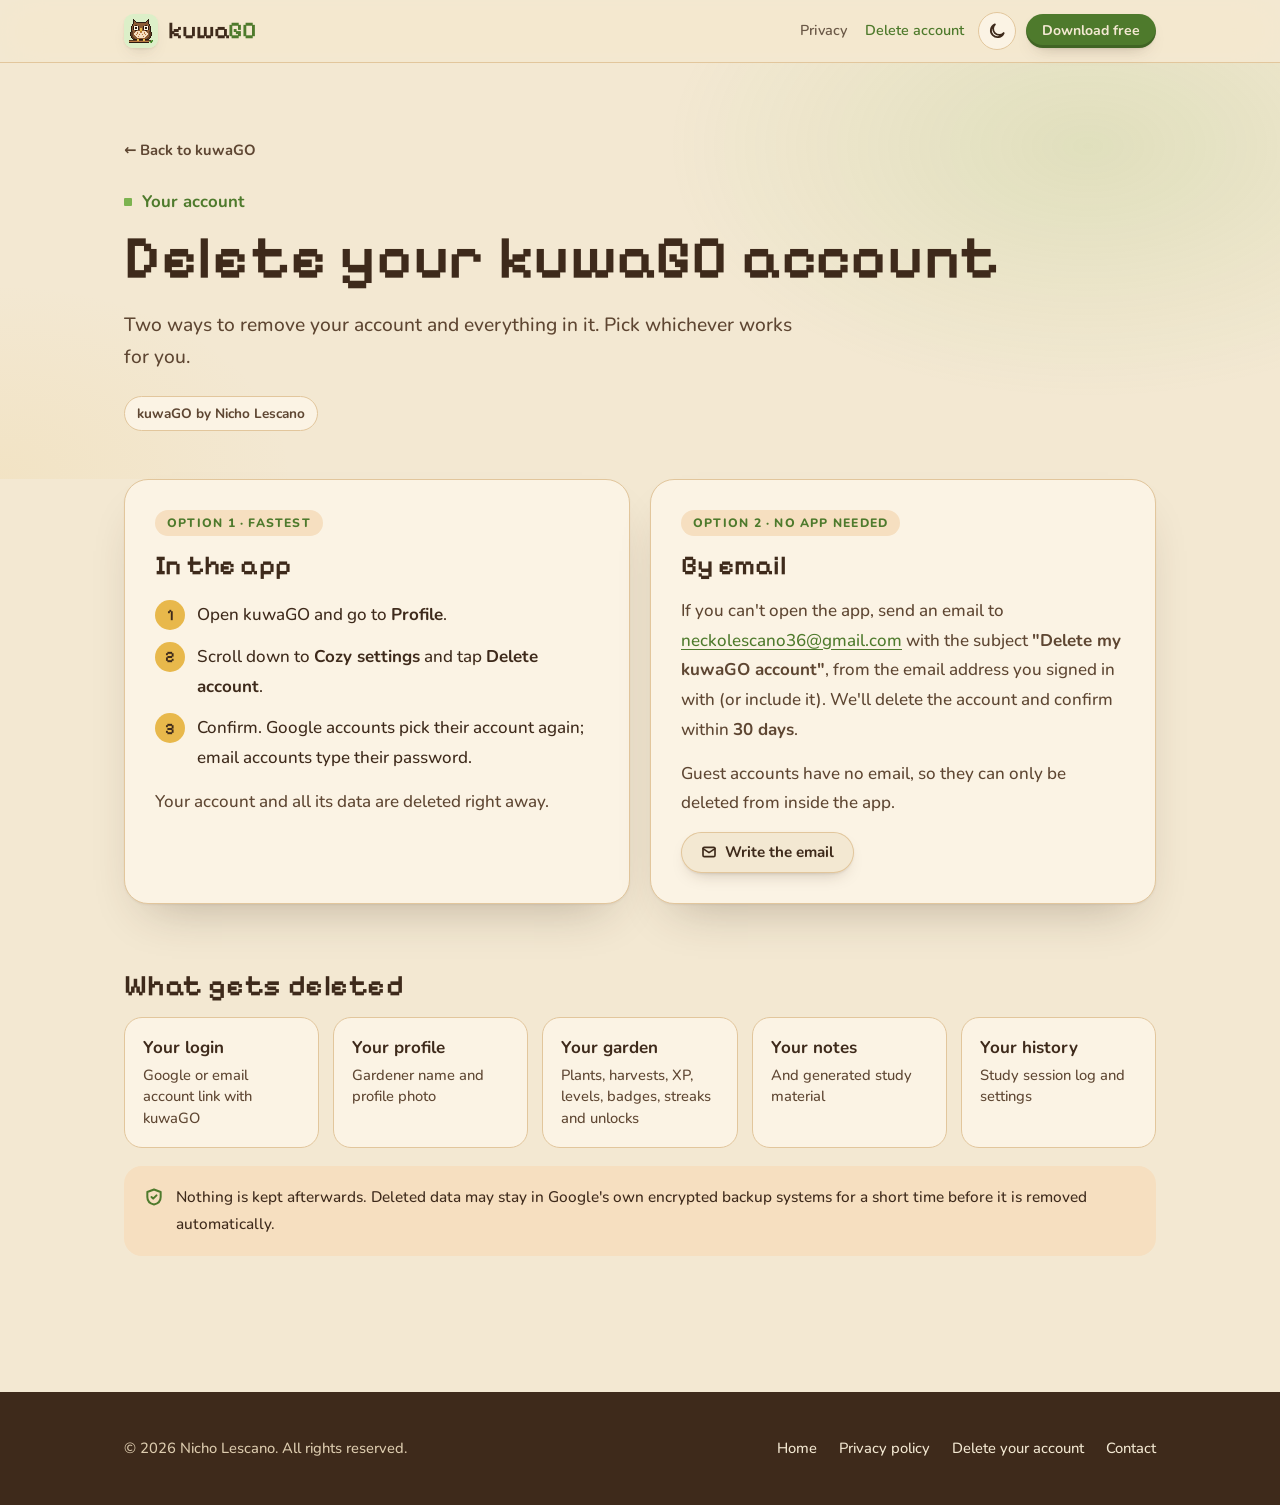
<file: docs/delete-account.html>
<!doctype html>
<html lang="en">
<head>
  <meta charset="utf-8">
  <meta name="viewport" content="width=device-width, initial-scale=1">
  <title>Delete kuwaGO Account</title>
  <meta name="description" content="How to delete your kuwaGO account and all of its data.">
  <meta name="theme-color" content="#f3e8d2">
  <link rel="icon" href="assets/icon-192.png">
  <script>try { const t = localStorage.getItem('kuwago-theme'); if (t === 'light' || t === 'dark') document.documentElement.dataset.theme = t; } catch (e) {}</script>
  <link rel="preconnect" href="https://fonts.googleapis.com">
  <link rel="preconnect" href="https://fonts.gstatic.com" crossorigin>
  <link href="https://fonts.googleapis.com/css2?family=Nunito:wght@400;500;600;700;800&family=Pixelify+Sans:wght@500;600;700&display=swap" rel="stylesheet">
  <link rel="stylesheet" href="page.css">
</head>
<body>

<header>
  <div class="wrap nav">
    <a class="brand" href="./" aria-label="kuwaGO home">
      <img src="assets/icon-192.png" alt="" width="34" height="34">
      <span>kuwa<b>GO</b></span>
    </a>
    <div class="nav-right">
      <a class="nav-link" href="privacy.html">Privacy</a>
      <a class="nav-link" href="delete-account.html" aria-current="page">Delete account</a>
      <button class="theme-btn" id="themeBtn" type="button" aria-label="Switch between light and dark mode">
        <svg class="moon" viewBox="0 0 24 24" fill="none" stroke="currentColor" stroke-width="2.2" stroke-linecap="round" stroke-linejoin="round" aria-hidden="true"><path d="M20 14.5A8 8 0 1 1 9.5 4a6.5 6.5 0 0 0 10.5 10.5z"/></svg>
        <svg class="sun" viewBox="0 0 24 24" fill="none" stroke="currentColor" stroke-width="2.2" stroke-linecap="round" aria-hidden="true"><circle cx="12" cy="12" r="4"/><path d="M12 2v2M12 20v2M4.9 4.9l1.4 1.4M17.7 17.7l1.4 1.4M2 12h2M20 12h2M4.9 19.1l1.4-1.4M17.7 6.3l1.4-1.4"/></svg>
      </button>
      <a class="btn" href="./#download">Download free</a>
    </div>
  </div>
</header>

<main>
  <section class="page-hero">
    <div class="wrap">
      <a class="back" href="./">← Back to kuwaGO</a>
      <div class="eyebrow">Your account</div>
      <h1>Delete your kuwaGO account</h1>
      <p class="lead">Two ways to remove your account and everything in it. Pick whichever works for you.</p>
      <div class="meta"><span>kuwaGO by Nicho Lescano</span></div>
    </div>
  </section>

  <div class="wrap" style="padding-bottom:120px">
    <div class="options">
      <section class="option rise">
        <span class="tag">Option 1 · Fastest</span>
        <h2>In the app</h2>
        <ol class="steps">
          <li><span>Open kuwaGO and go to <strong>Profile</strong>.</span></li>
          <li><span>Scroll down to <strong>Cozy settings</strong> and tap <strong>Delete account</strong>.</span></li>
          <li><span>Confirm. Google accounts pick their account again; email accounts type their password.</span></li>
        </ol>
        <p>Your account and all its data are deleted right away.</p>
      </section>

      <section class="option rise">
        <span class="tag">Option 2 · No app needed</span>
        <h2>By email</h2>
        <p>If you can't open the app, send an email to <a href="mailto:neckolescano36@gmail.com?subject=Delete%20my%20kuwaGO%20account">neckolescano36@gmail.com</a> with the subject <strong>"Delete my kuwaGO account"</strong>, from the email address you signed in with (or include it). We'll delete the account and confirm within <strong>30 days</strong>.</p>
        <p>Guest accounts have no email, so they can only be deleted from inside the app.</p>
        <a class="btn light" href="mailto:neckolescano36@gmail.com?subject=Delete%20my%20kuwaGO%20account">
          <svg viewBox="0 0 24 24" fill="none" stroke="currentColor" stroke-width="2.5" stroke-linecap="round" stroke-linejoin="round" aria-hidden="true"><rect x="3" y="5" width="18" height="14" rx="2"/><path d="m3 7 9 6 9-6"/></svg>
          Write the email
        </a>
      </section>
    </div>

    <div class="prose rise" style="max-width:none">
      <h2 style="margin-top:0">What gets deleted</h2>
      <div class="gone">
        <div>Your login<span>Google or email account link with kuwaGO</span></div>
        <div>Your profile<span>Gardener name and profile photo</span></div>
        <div>Your garden<span>Plants, harvests, XP, levels, badges, streaks and unlocks</span></div>
        <div>Your notes<span>And generated study material</span></div>
        <div>Your history<span>Study session log and settings</span></div>
      </div>
      <p class="callout">
        <svg viewBox="0 0 24 24" fill="none" stroke="currentColor" stroke-width="2.4" stroke-linecap="round" stroke-linejoin="round" aria-hidden="true"><path d="M12 3 4 6v6c0 5 3.5 8 8 9 4.5-1 8-4 8-9V6z"/><path d="m9 12 2 2 4-4"/></svg>
        <span>Nothing is kept afterwards. Deleted data may stay in Google's own encrypted backup systems for a short time before it is removed automatically.</span>
      </p>
    </div>
  </div>
</main>

<footer>
  <div class="wrap foot">
    <span>© 2026 Nicho Lescano. All rights reserved.</span>
    <nav aria-label="Footer">
      <a href="./">Home</a>
      <a href="privacy.html">Privacy policy</a>
      <a href="delete-account.html">Delete your account</a>
      <a href="mailto:neckolescano36@gmail.com">Contact</a>
    </nav>
  </div>
</footer>

<script src="page.js"></script>
</body>
</html>
</file>
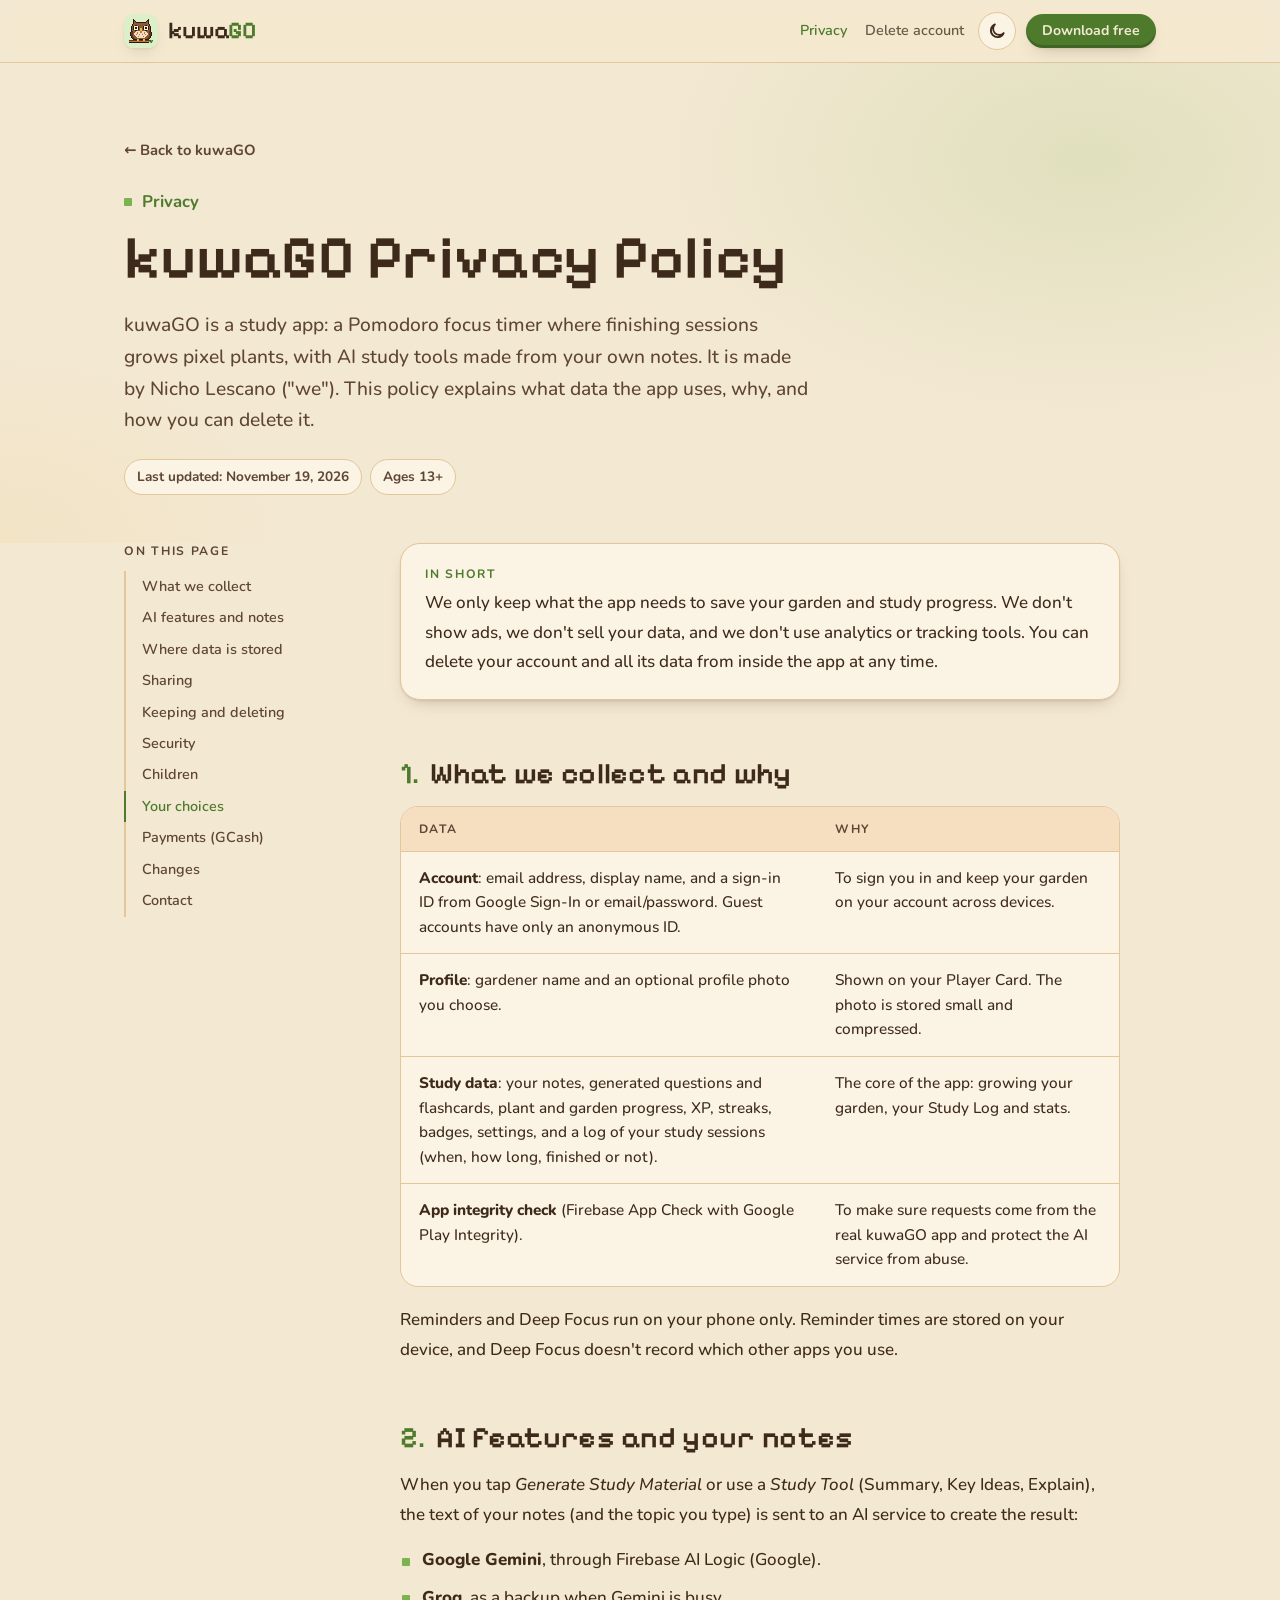
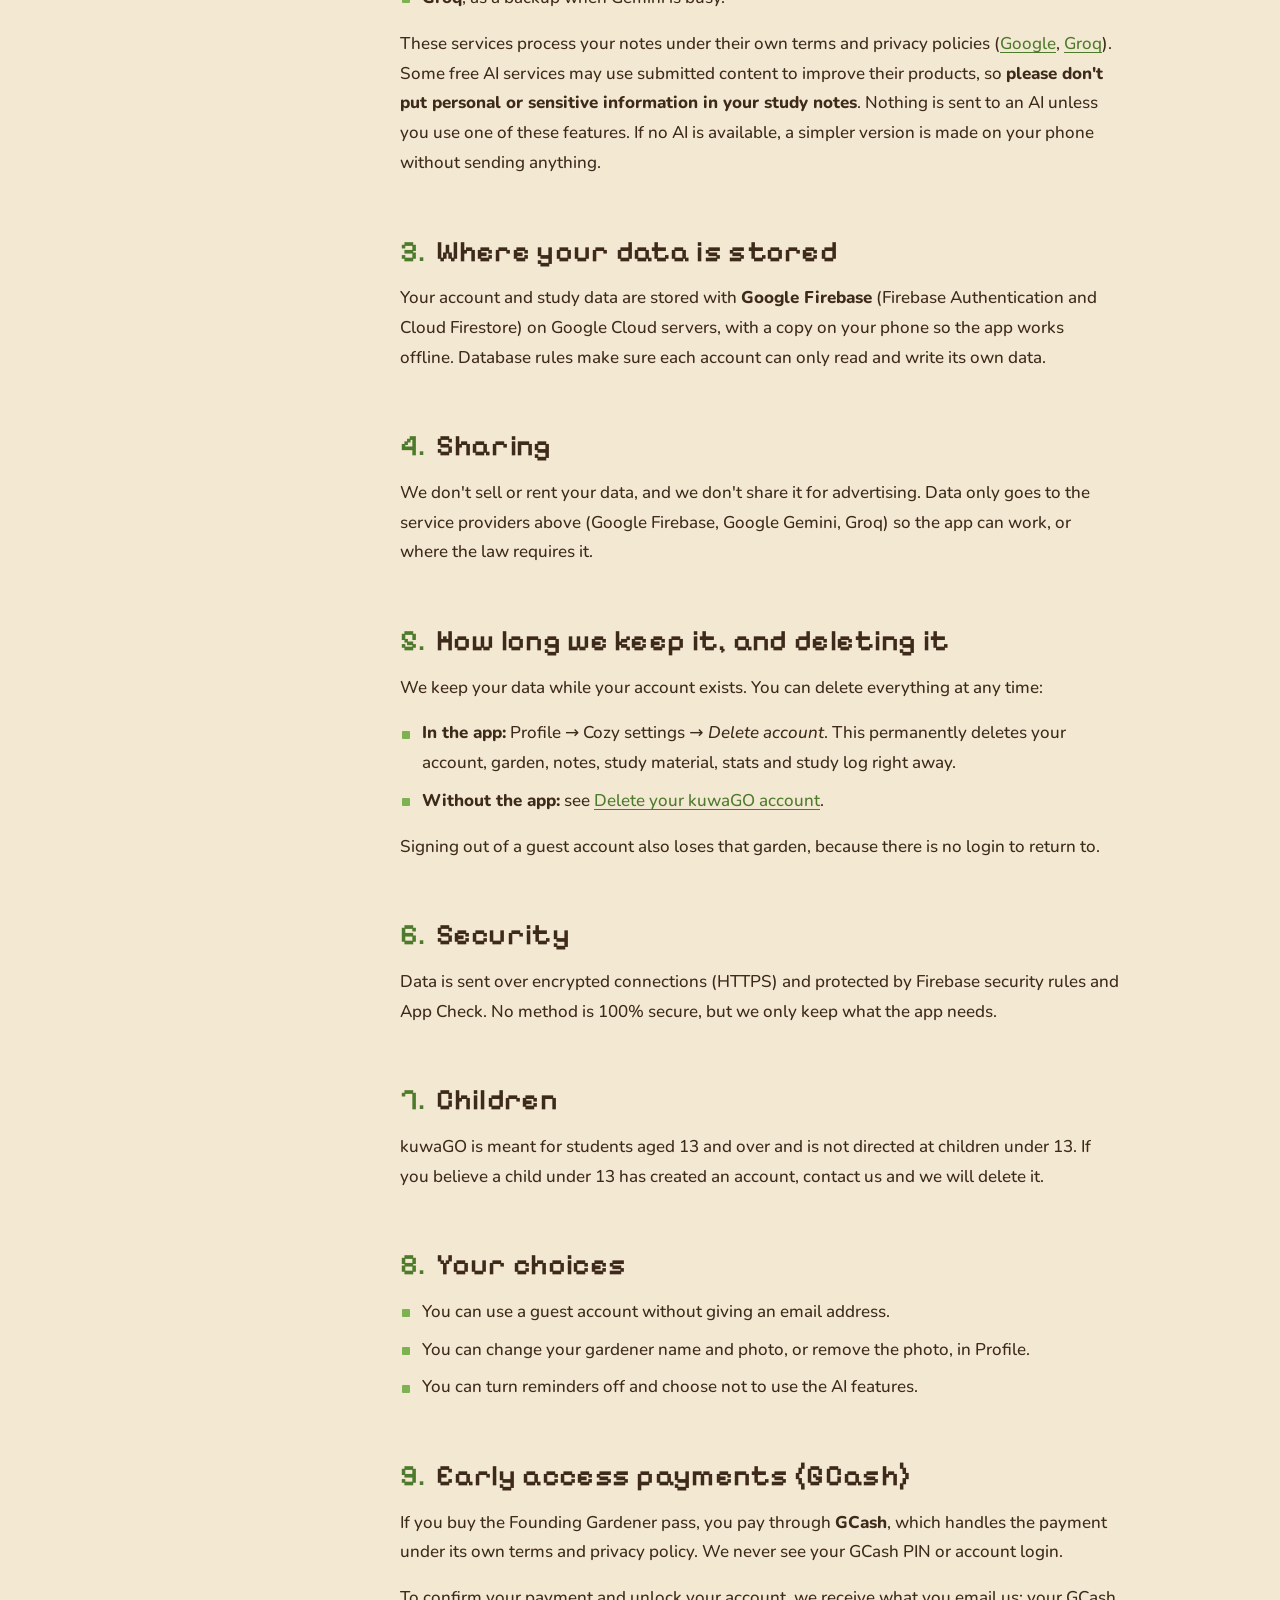
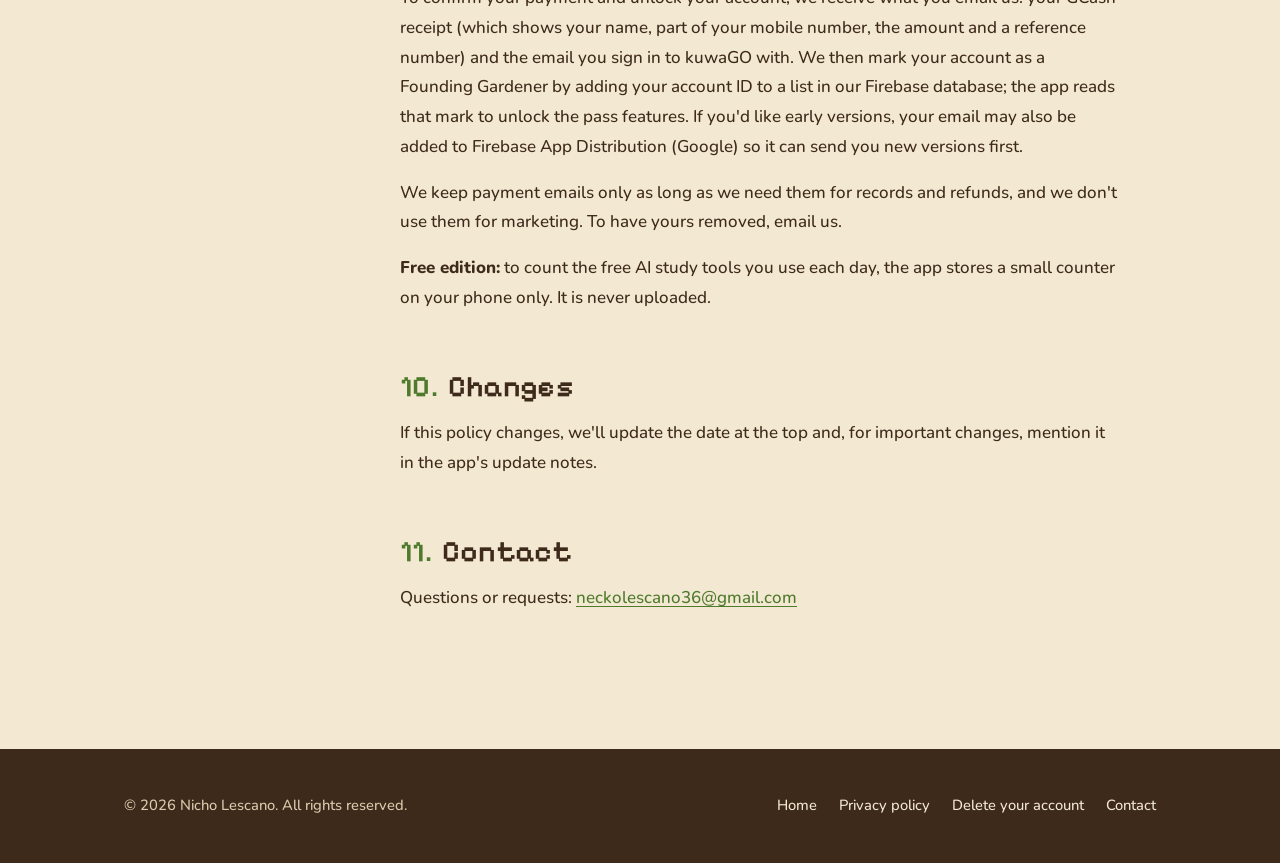
<file: docs/privacy.html>
<!doctype html>
<html lang="en">
<head>
  <meta charset="utf-8">
  <meta name="viewport" content="width=device-width, initial-scale=1">
  <title>kuwaGO Privacy Policy</title>
  <meta name="description" content="How the kuwaGO study app collects, uses and deletes your data.">
  <meta name="theme-color" content="#f3e8d2">
  <link rel="icon" href="assets/icon-192.png">
  <script>try { const t = localStorage.getItem('kuwago-theme'); if (t === 'light' || t === 'dark') document.documentElement.dataset.theme = t; } catch (e) {}</script>
  <link rel="preconnect" href="https://fonts.googleapis.com">
  <link rel="preconnect" href="https://fonts.gstatic.com" crossorigin>
  <link href="https://fonts.googleapis.com/css2?family=Nunito:wght@400;500;600;700;800&family=Pixelify+Sans:wght@500;600;700&display=swap" rel="stylesheet">
  <link rel="stylesheet" href="page.css">
</head>
<body>

<header>
  <div class="wrap nav">
    <a class="brand" href="./" aria-label="kuwaGO home">
      <img src="assets/icon-192.png" alt="" width="34" height="34">
      <span>kuwa<b>GO</b></span>
    </a>
    <div class="nav-right">
      <a class="nav-link" href="privacy.html" aria-current="page">Privacy</a>
      <a class="nav-link" href="delete-account.html">Delete account</a>
      <button class="theme-btn" id="themeBtn" type="button" aria-label="Switch between light and dark mode">
        <svg class="moon" viewBox="0 0 24 24" fill="none" stroke="currentColor" stroke-width="2.2" stroke-linecap="round" stroke-linejoin="round" aria-hidden="true"><path d="M20 14.5A8 8 0 1 1 9.5 4a6.5 6.5 0 0 0 10.5 10.5z"/></svg>
        <svg class="sun" viewBox="0 0 24 24" fill="none" stroke="currentColor" stroke-width="2.2" stroke-linecap="round" aria-hidden="true"><circle cx="12" cy="12" r="4"/><path d="M12 2v2M12 20v2M4.9 4.9l1.4 1.4M17.7 17.7l1.4 1.4M2 12h2M20 12h2M4.9 19.1l1.4-1.4M17.7 6.3l1.4-1.4"/></svg>
      </button>
      <a class="btn" href="./#download">Download free</a>
    </div>
  </div>
</header>

<main>
  <section class="page-hero">
    <div class="wrap">
      <a class="back" href="./">← Back to kuwaGO</a>
      <div class="eyebrow">Privacy</div>
      <h1>kuwaGO Privacy Policy</h1>
      <p class="lead">kuwaGO is a study app: a Pomodoro focus timer where finishing sessions grows pixel plants, with AI study tools made from your own notes. It is made by Nicho Lescano ("we"). This policy explains what data the app uses, why, and how you can delete it.</p>
      <div class="meta"><span>Last updated: November 19, 2026</span><span>Ages 13+</span></div>
    </div>
  </section>

  <div class="wrap doc">
    <nav class="toc" aria-label="On this page">
      <p>On this page</p>
      <ol>
        <li><a href="#collect">What we collect</a></li>
        <li><a href="#ai">AI features and notes</a></li>
        <li><a href="#stored">Where data is stored</a></li>
        <li><a href="#sharing">Sharing</a></li>
        <li><a href="#deleting">Keeping and deleting</a></li>
        <li><a href="#security">Security</a></li>
        <li><a href="#children">Children</a></li>
        <li><a href="#choices">Your choices</a></li>
        <li><a href="#payments">Payments (GCash)</a></li>
        <li><a href="#changes">Changes</a></li>
        <li><a href="#contact">Contact</a></li>
      </ol>
    </nav>

    <article class="prose">
      <p class="summary rise"><b>In short</b>We only keep what the app needs to save your garden and study progress. We don't show ads, we don't sell your data, and we don't use analytics or tracking tools. You can delete your account and all its data from inside the app at any time.</p>

      <h2 id="collect"><span class="n">1.</span>What we collect and why</h2>
      <table class="data">
        <tr><th>Data</th><th>Why</th></tr>
        <tr><td><strong>Account</strong>: email address, display name, and a sign-in ID from Google Sign-In or email/password. Guest accounts have only an anonymous ID.</td><td>To sign you in and keep your garden on your account across devices.</td></tr>
        <tr><td><strong>Profile</strong>: gardener name and an optional profile photo you choose.</td><td>Shown on your Player Card. The photo is stored small and compressed.</td></tr>
        <tr><td><strong>Study data</strong>: your notes, generated questions and flashcards, plant and garden progress, XP, streaks, badges, settings, and a log of your study sessions (when, how long, finished or not).</td><td>The core of the app: growing your garden, your Study Log and stats.</td></tr>
        <tr><td><strong>App integrity check</strong> (Firebase App Check with Google Play Integrity).</td><td>To make sure requests come from the real kuwaGO app and protect the AI service from abuse.</td></tr>
      </table>
      <p>Reminders and Deep Focus run on your phone only. Reminder times are stored on your device, and Deep Focus doesn't record which other apps you use.</p>

      <h2 id="ai"><span class="n">2.</span>AI features and your notes</h2>
      <p>When you tap <em>Generate Study Material</em> or use a <em>Study Tool</em> (Summary, Key Ideas, Explain), the text of your notes (and the topic you type) is sent to an AI service to create the result:</p>
      <ul>
        <li><strong>Google Gemini</strong>, through Firebase AI Logic (Google).</li>
        <li><strong>Groq</strong>, as a backup when Gemini is busy.</li>
      </ul>
      <p>These services process your notes under their own terms and privacy policies (<a href="https://policies.google.com/privacy">Google</a>, <a href="https://groq.com/privacy-policy/">Groq</a>). Some free AI services may use submitted content to improve their products, so <strong>please don't put personal or sensitive information in your study notes</strong>. Nothing is sent to an AI unless you use one of these features. If no AI is available, a simpler version is made on your phone without sending anything.</p>

      <h2 id="stored"><span class="n">3.</span>Where your data is stored</h2>
      <p>Your account and study data are stored with <strong>Google Firebase</strong> (Firebase Authentication and Cloud Firestore) on Google Cloud servers, with a copy on your phone so the app works offline. Database rules make sure each account can only read and write its own data.</p>

      <h2 id="sharing"><span class="n">4.</span>Sharing</h2>
      <p>We don't sell or rent your data, and we don't share it for advertising. Data only goes to the service providers above (Google Firebase, Google Gemini, Groq) so the app can work, or where the law requires it.</p>

      <h2 id="deleting"><span class="n">5.</span>How long we keep it, and deleting it</h2>
      <p>We keep your data while your account exists. You can delete everything at any time:</p>
      <ul>
        <li><strong>In the app:</strong> Profile → Cozy settings → <em>Delete account</em>. This permanently deletes your account, garden, notes, study material, stats and study log right away.</li>
        <li><strong>Without the app:</strong> see <a href="delete-account.html">Delete your kuwaGO account</a>.</li>
      </ul>
      <p>Signing out of a guest account also loses that garden, because there is no login to return to.</p>

      <h2 id="security"><span class="n">6.</span>Security</h2>
      <p>Data is sent over encrypted connections (HTTPS) and protected by Firebase security rules and App Check. No method is 100% secure, but we only keep what the app needs.</p>

      <h2 id="children"><span class="n">7.</span>Children</h2>
      <p>kuwaGO is meant for students aged 13 and over and is not directed at children under 13. If you believe a child under 13 has created an account, contact us and we will delete it.</p>

      <h2 id="choices"><span class="n">8.</span>Your choices</h2>
      <ul>
        <li>You can use a guest account without giving an email address.</li>
        <li>You can change your gardener name and photo, or remove the photo, in Profile.</li>
        <li>You can turn reminders off and choose not to use the AI features.</li>
      </ul>

      <h2 id="payments"><span class="n">9.</span>Early access payments (GCash)</h2>
      <p>If you buy the Founding Gardener pass, you pay through <strong>GCash</strong>, which handles the payment under its own terms and privacy policy. We never see your GCash PIN or account login.</p>
      <p>To confirm your payment and unlock your account, we receive what you email us: your GCash receipt (which shows your name, part of your mobile number, the amount and a reference number) and the email you sign in to kuwaGO with. We then mark your account as a Founding Gardener by adding your account ID to a list in our Firebase database; the app reads that mark to unlock the pass features. If you'd like early versions, your email may also be added to Firebase App Distribution (Google) so it can send you new versions first.</p>
      <p>We keep payment emails only as long as we need them for records and refunds, and we don't use them for marketing. To have yours removed, email us.</p>
      <p><strong>Free edition:</strong> to count the free AI study tools you use each day, the app stores a small counter on your phone only. It is never uploaded.</p>

      <h2 id="changes"><span class="n">10.</span>Changes</h2>
      <p>If this policy changes, we'll update the date at the top and, for important changes, mention it in the app's update notes.</p>

      <h2 id="contact"><span class="n">11.</span>Contact</h2>
      <p>Questions or requests: <a href="mailto:neckolescano36@gmail.com">neckolescano36@gmail.com</a></p>
    </article>
  </div>
</main>

<footer>
  <div class="wrap foot">
    <span>© 2026 Nicho Lescano. All rights reserved.</span>
    <nav aria-label="Footer">
      <a href="./">Home</a>
      <a href="privacy.html">Privacy policy</a>
      <a href="delete-account.html">Delete your account</a>
      <a href="mailto:neckolescano36@gmail.com">Contact</a>
    </nav>
  </div>
</footer>

<script src="page.js"></script>
</body>
</html>
</file>
<file: docs/page.css>
/* =========================================================
   Shared look for kuwaGO's info pages (privacy, delete account).
   Same colours, fonts and light/dark behaviour as index.html.
   ========================================================= */
:root {
  --cream: #f3e8d2; --ink: #3e2a1b; --wood: #8b5a34; --gold: #e8b84b;
  --green: #7cb350; --green-deep: #4e7a2c; --danger: #b23b2e;

  color-scheme: light;
  --bg: #f3e8d2; --surface: #fbf3e4; --surface-2: #f6dfc0; --border: #e2c69c;
  --text: #3e2a1b; --muted: #5e4632; --accent: #4e7a2c;
  --band: #3e2a1b; --band-text: #f3e8d2; --band-muted: #dccbae;
  --header-bg: rgba(243, 232, 210, .78);
  --lift: 0 1px 2px rgba(62, 42, 27, .06), 0 24px 48px -24px rgba(62, 42, 27, .32);
  --lift-sm: 0 1px 2px rgba(62, 42, 27, .08), 0 8px 18px -10px rgba(62, 42, 27, .35);

  --ease: cubic-bezier(.22, 1, .36, 1);
  --display: "Pixelify Sans", "Nunito", system-ui, sans-serif;
  --body: "Nunito", system-ui, -apple-system, "Segoe UI", Roboto, sans-serif;
}
@media (prefers-color-scheme: dark) {
  :root:not([data-theme="light"]) {
    color-scheme: dark;
    --bg: #15100b; --surface: #201811; --surface-2: #2a2017; --border: #3b2d20;
    --text: #f7efe0; --muted: #d6c6aa; --accent: #a5d36f;
    --band: #0d0906; --band-text: #f3e8d2; --band-muted: #c8b598; --header-bg: rgba(21, 16, 11, .74);
    --lift: 0 24px 48px -24px rgba(0, 0, 0, .7); --lift-sm: 0 8px 18px -10px rgba(0, 0, 0, .7);
  }
}
:root[data-theme="dark"] {
  color-scheme: dark;
  --bg: #15100b; --surface: #201811; --surface-2: #2a2017; --border: #3b2d20;
  --text: #f7efe0; --muted: #d6c6aa; --accent: #a5d36f;
  --band: #0d0906; --band-text: #f3e8d2; --band-muted: #c8b598; --header-bg: rgba(21, 16, 11, .74);
  --lift: 0 24px 48px -24px rgba(0, 0, 0, .7); --lift-sm: 0 8px 18px -10px rgba(0, 0, 0, .7);
}

* { box-sizing: border-box; }
html { scroll-behavior: smooth; scroll-padding-top: 84px; }
body { margin: 0; background: var(--bg); color: var(--text); font: 500 17px/1.75 var(--body); -webkit-font-smoothing: antialiased; text-rendering: optimizeLegibility; overflow-x: hidden; }
img { max-width: 100%; display: block; }
a { color: var(--accent); text-underline-offset: 3px; }
:focus-visible { outline: 3px solid var(--gold); outline-offset: 3px; }
.wrap { max-width: 1080px; margin: 0 auto; padding: 0 24px; }

/* ---------- Header (same as the main page) ---------- */
header { position: sticky; top: 0; z-index: 50; background: var(--header-bg); backdrop-filter: saturate(180%) blur(20px); -webkit-backdrop-filter: saturate(180%) blur(20px); border-bottom: 1px solid var(--border); }
.nav { display: flex; align-items: center; justify-content: space-between; height: 62px; gap: 16px; }
.brand { display: flex; align-items: center; gap: 10px; text-decoration: none; color: var(--text); font: 600 1.5rem/1 var(--display); }
.brand img { width: 34px; height: 34px; border-radius: 9px; box-shadow: var(--lift-sm); image-rendering: pixelated; }
.brand b { color: var(--accent); font-weight: 600; }
.nav-right { display: flex; align-items: center; gap: 10px; }
.nav-link { color: var(--text); text-decoration: none; font-weight: 600; font-size: .9rem; opacity: .75; padding: 8px 4px; }
.nav-link:hover, .nav-link[aria-current="page"] { opacity: 1; color: var(--accent); }
.btn { display: inline-flex; align-items: center; justify-content: center; gap: 8px; padding: 9px 16px; border: 0; border-radius: 999px; background: var(--green-deep); color: var(--cream); font: 700 .88rem/1.1 var(--body); text-decoration: none; box-shadow: inset 0 -3px 0 rgba(0, 0, 0, .18), var(--lift-sm); transition: transform .35s var(--ease), filter .2s; }
.btn:hover { transform: translateY(-1px); filter: brightness(1.06); }
.btn svg { width: 16px; height: 16px; }
.theme-btn { width: 38px; height: 38px; display: grid; place-items: center; border: 1px solid var(--border); border-radius: 50%; background: var(--surface); color: var(--text); cursor: pointer; }
.theme-btn svg { width: 20px; height: 20px; }
.theme-btn .sun { display: none; }
:root[data-theme="dark"] .theme-btn .sun { display: block; }
:root[data-theme="dark"] .theme-btn .moon { display: none; }
@media (prefers-color-scheme: dark) {
  :root:not([data-theme="light"]) .theme-btn .sun { display: block; }
  :root:not([data-theme="light"]) .theme-btn .moon { display: none; }
}

/* ---------- Page hero ---------- */
.page-hero { position: relative; overflow: hidden; isolation: isolate; padding: 72px 0 48px; }
.page-hero::before { content: ""; position: absolute; inset: 0; z-index: -1; background: radial-gradient(600px 360px at 85% 20%, rgba(124, 179, 80, .16), transparent 70%), radial-gradient(420px 280px at 0% 100%, rgba(232, 184, 75, .10), transparent 70%); }
.back { display: inline-flex; align-items: center; gap: 6px; color: var(--muted); text-decoration: none; font-weight: 700; font-size: .92rem; margin-bottom: 28px; }
.back:hover { color: var(--accent); }
.eyebrow { font: 700 1.05rem/1.2 var(--body); color: var(--accent); display: flex; align-items: center; gap: 10px; margin-bottom: 14px; }
.eyebrow::before { content: ""; width: 8px; height: 8px; background: var(--green); border-radius: 1px; }
h1 { font: 600 clamp(2.4rem, 5.5vw, 3.8rem)/1.06 var(--display); margin: 0; letter-spacing: .012em; text-wrap: balance; }
.page-hero .lead { margin: 20px 0 0; font-size: 1.2rem; line-height: 1.65; color: var(--muted); max-width: 36em; }
.meta { display: flex; flex-wrap: wrap; gap: 8px; margin-top: 22px; }
.meta span { padding: 5px 12px; border-radius: 999px; background: var(--surface); border: 1px solid var(--border); font-size: .85rem; font-weight: 700; color: var(--muted); }

/* ---------- Document layout: contents rail + reading column ---------- */
.doc { display: grid; grid-template-columns: 220px minmax(0, 1fr); gap: 56px; align-items: start; padding-bottom: 120px; }
.toc { position: sticky; top: 92px; }
.toc p { font: 700 .76rem var(--body); letter-spacing: .14em; text-transform: uppercase; color: var(--muted); margin: 0 0 12px; }
.toc ol { list-style: none; margin: 0; padding: 0; border-left: 2px solid var(--border); }
.toc a { display: block; padding: 6px 0 6px 16px; margin-left: -2px; border-left: 2px solid transparent; color: var(--muted); text-decoration: none; font-size: .9rem; font-weight: 600; line-height: 1.35; transition: color .2s, border-color .2s; }
.toc a:hover { color: var(--text); }
.toc a.active { color: var(--accent); border-left-color: var(--accent); }
.prose { max-width: 720px; }
.prose > p:first-child { margin-top: 0; }
.prose h2 { font: 600 clamp(1.5rem, 2.6vw, 1.85rem)/1.2 var(--display); margin: 56px 0 14px; letter-spacing: .01em; }
.prose h2 .n { color: var(--accent); margin-right: 10px; }
.prose p { margin: 0 0 16px; }
.prose ul, .prose ol { margin: 0 0 16px; padding-left: 0; list-style: none; }
.prose li { position: relative; padding-left: 22px; margin: 8px 0; }
.prose ul > li::before { content: ""; position: absolute; left: 2px; top: .72em; width: 8px; height: 8px; border-radius: 1px; background: var(--green); }
.prose strong { font-weight: 800; }
.summary { padding: 22px 24px; border-radius: 20px; background: var(--surface); border: 1px solid var(--border); box-shadow: var(--lift-sm); margin: 0 0 8px; }
.summary b { display: block; font: 700 .76rem var(--body); letter-spacing: .14em; text-transform: uppercase; color: var(--accent); margin-bottom: 6px; }

/* data table → soft rows */
.data { width: 100%; border-collapse: separate; border-spacing: 0; margin: 8px 0 18px; border: 1px solid var(--border); border-radius: 18px; overflow: hidden; background: var(--surface); font-size: .96rem; }
.data th, .data td { text-align: left; vertical-align: top; padding: 14px 18px; border-bottom: 1px solid var(--border); line-height: 1.6; }
.data tr:last-child td { border-bottom: 0; }
.data th { font: 700 .76rem var(--body); letter-spacing: .12em; text-transform: uppercase; color: var(--muted); background: var(--surface-2); }
.data td:first-child { width: 58%; }

/* ---------- Delete page: option cards ---------- */
.options { display: grid; grid-template-columns: 1fr 1fr; gap: 20px; margin-bottom: 64px; }
.option { padding: 30px; border-radius: 24px; background: var(--surface); border: 1px solid var(--border); box-shadow: var(--lift); display: flex; flex-direction: column; gap: 14px; }
.option .tag { align-self: flex-start; padding: 5px 12px; border-radius: 999px; background: var(--surface-2); color: var(--accent); font: 800 .76rem var(--body); letter-spacing: .1em; text-transform: uppercase; }
.option h2 { font: 600 1.7rem/1.15 var(--display); margin: 0; }
.option p { margin: 0; color: var(--muted); }
.steps { list-style: none; margin: 4px 0 0; padding: 0; counter-reset: s; display: grid; gap: 12px; }
.steps li { display: grid; grid-template-columns: 30px 1fr; gap: 12px; align-items: start; }
.steps li::before { counter-increment: s; content: counter(s); display: grid; place-items: center; width: 30px; height: 30px; border-radius: 50%; background: var(--gold); color: var(--ink); font: 600 1rem var(--display); }
.option .btn { align-self: flex-start; margin-top: auto; padding: 12px 20px; font-size: .95rem; }
.option .btn.light { background: var(--bg); color: var(--text); box-shadow: inset 0 0 0 1px var(--border), var(--lift-sm); }
.gone { display: grid; grid-template-columns: repeat(auto-fit, minmax(190px, 1fr)); gap: 14px; margin: 10px 0 18px; }
.gone div { padding: 18px; border-radius: 18px; background: var(--surface); border: 1px solid var(--border); font-weight: 700; line-height: 1.45; }
.gone div span { display: block; font-weight: 500; color: var(--muted); font-size: .92rem; margin-top: 4px; }
.callout { display: flex; gap: 12px; padding: 18px 20px; border-radius: 18px; background: var(--surface-2); color: var(--text); font-size: .96rem; }
.callout svg { width: 20px; height: 20px; flex: none; margin-top: 3px; color: var(--accent); }

/* ---------- Footer ---------- */
footer { background: var(--band); color: var(--band-muted); padding: 44px 0; }
.foot { display: flex; justify-content: space-between; align-items: center; flex-wrap: wrap; gap: 18px; font-size: .92rem; }
.foot nav { display: flex; flex-wrap: wrap; gap: 8px 22px; }
.foot a { color: var(--band-text); text-decoration: none; }
.foot a:hover { color: var(--gold); }

/* ---------- Motion ---------- */
.js .rise { opacity: 0; transform: translateY(18px); transition: opacity .9s var(--ease), transform 1s var(--ease); }
.js .rise.in { opacity: 1; transform: none; }
::view-transition-old(root), ::view-transition-new(root) { animation: none; mix-blend-mode: normal; }
@media (prefers-reduced-motion: reduce) {
  *, *::before, *::after { animation: none !important; transition: none !important; }
  .js .rise { opacity: 1; transform: none; }
  html { scroll-behavior: auto; }
}

/* ---------- Small screens ---------- */
@media (max-width: 900px) {
  .doc { grid-template-columns: 1fr; gap: 0; }
  .toc { display: none; }
  .options { grid-template-columns: 1fr; }
}
@media (max-width: 640px) {
  body { font-size: 16px; }
  .wrap { padding: 0 16px; }
  .page-hero { padding: 44px 0 32px; }
  .nav-link { display: none; }
  .brand span { display: none; }
  .data, .data tbody, .data tr, .data td { display: block; width: 100% !important; }
  .data tr:first-child { display: none; }
  .data td { border-bottom: 0; padding: 4px 18px; }
  .data td:first-child { padding-top: 16px; }
  .data td:last-child { padding-bottom: 16px; color: var(--muted); border-bottom: 1px solid var(--border); }
  .data tr:last-child td:last-child { border-bottom: 0; }
  .option { padding: 24px 20px; }
}
</file>
